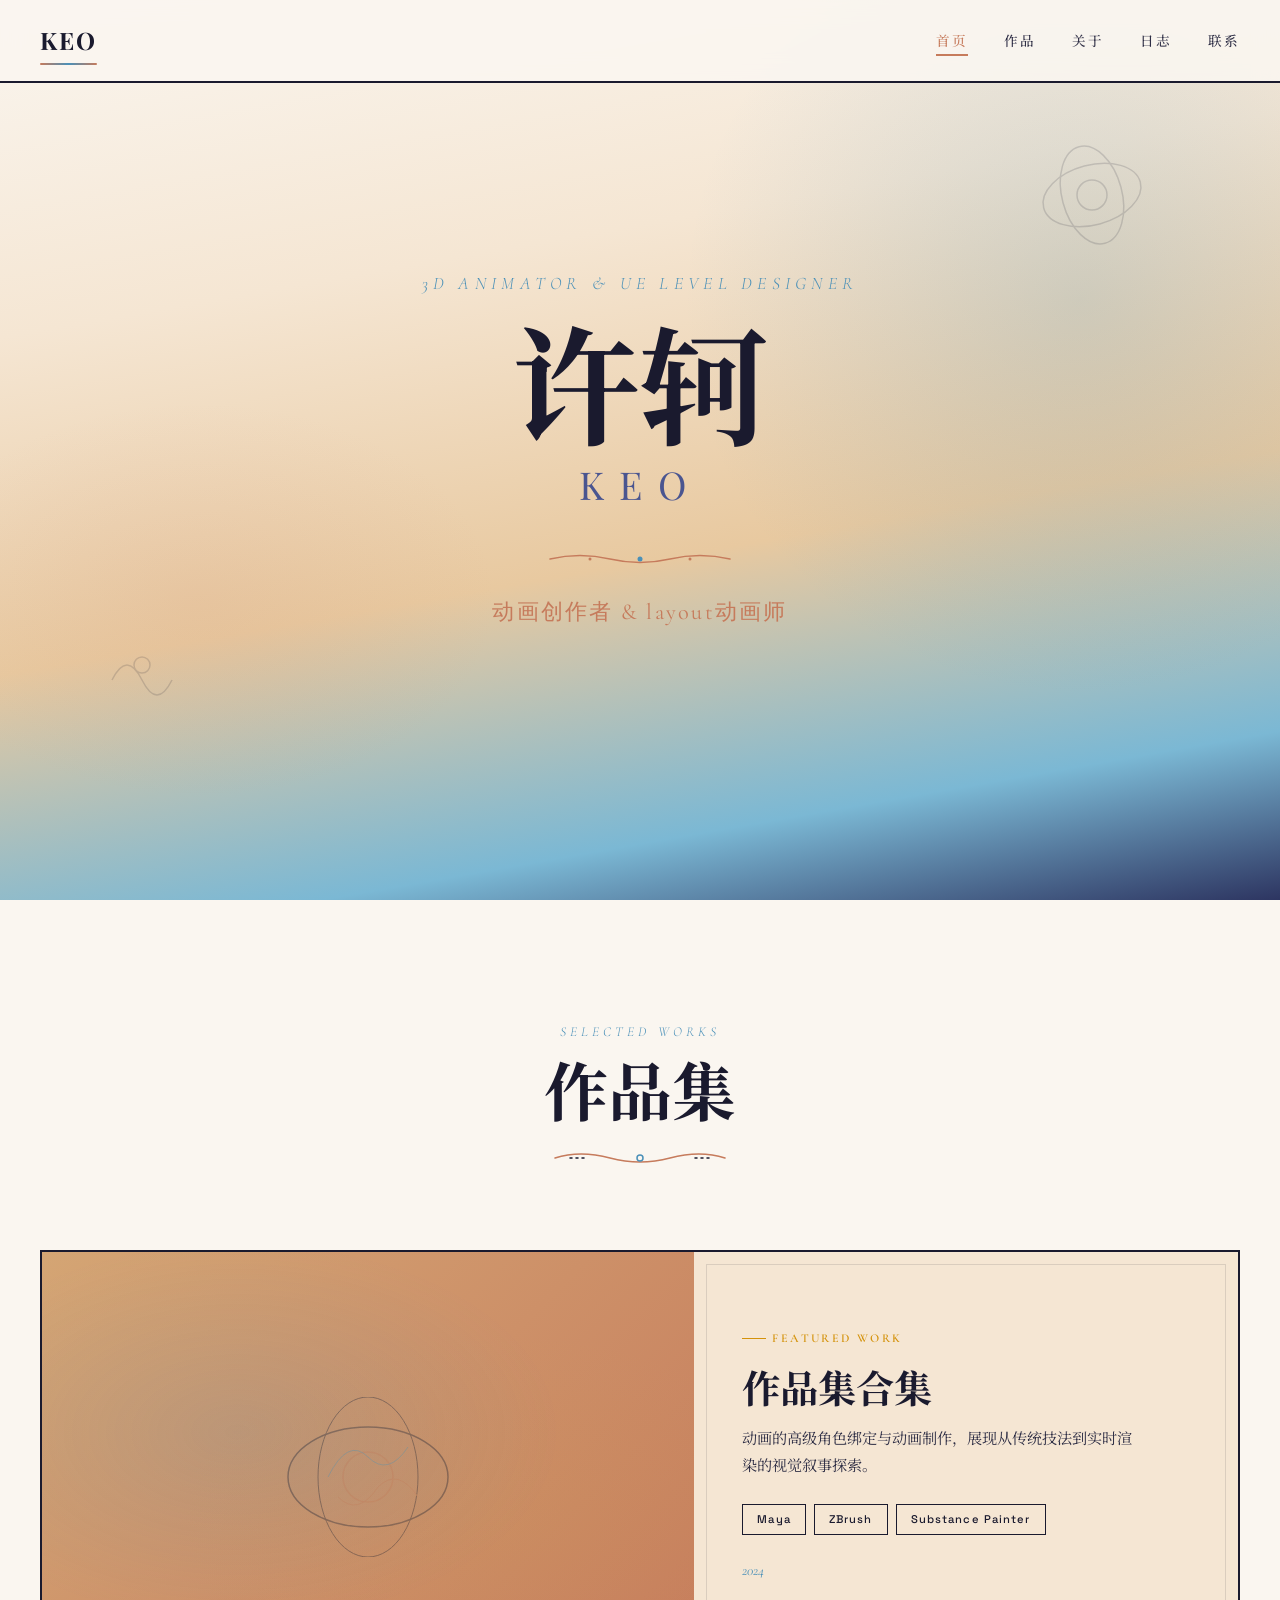
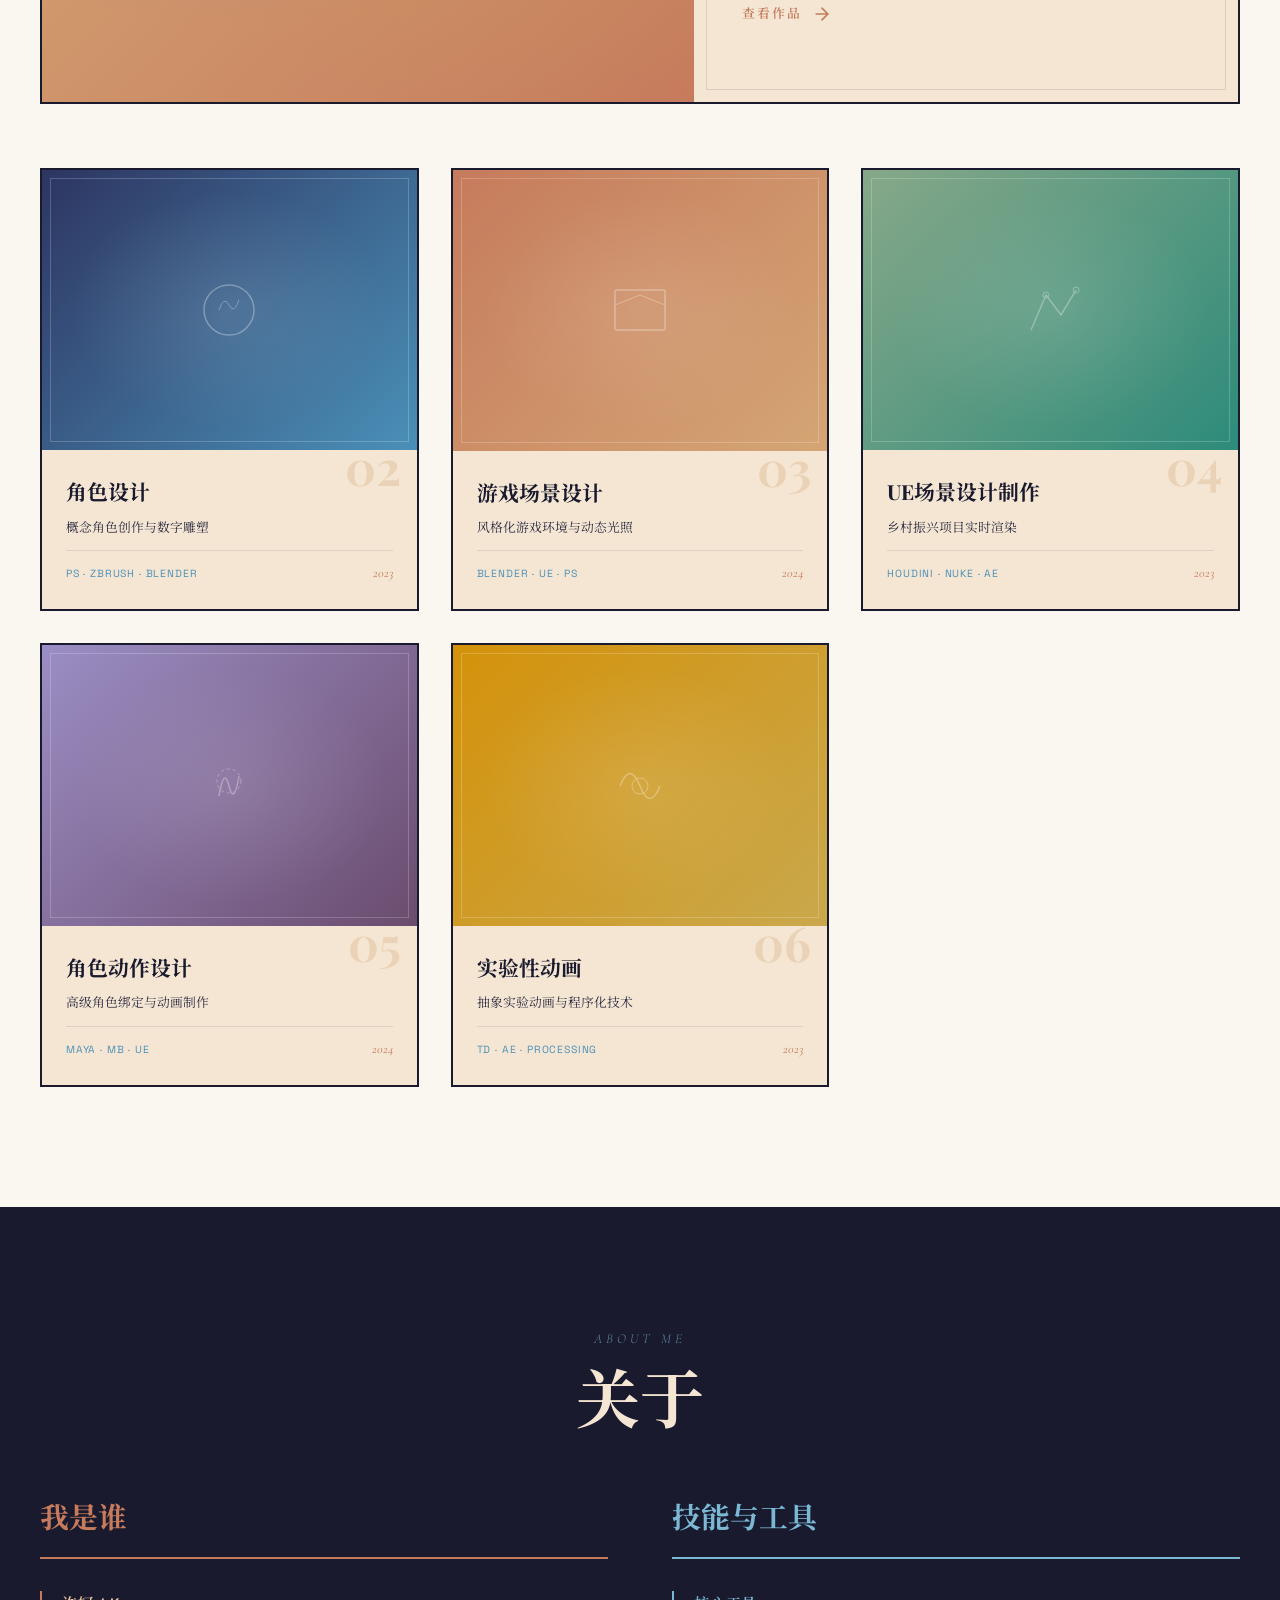
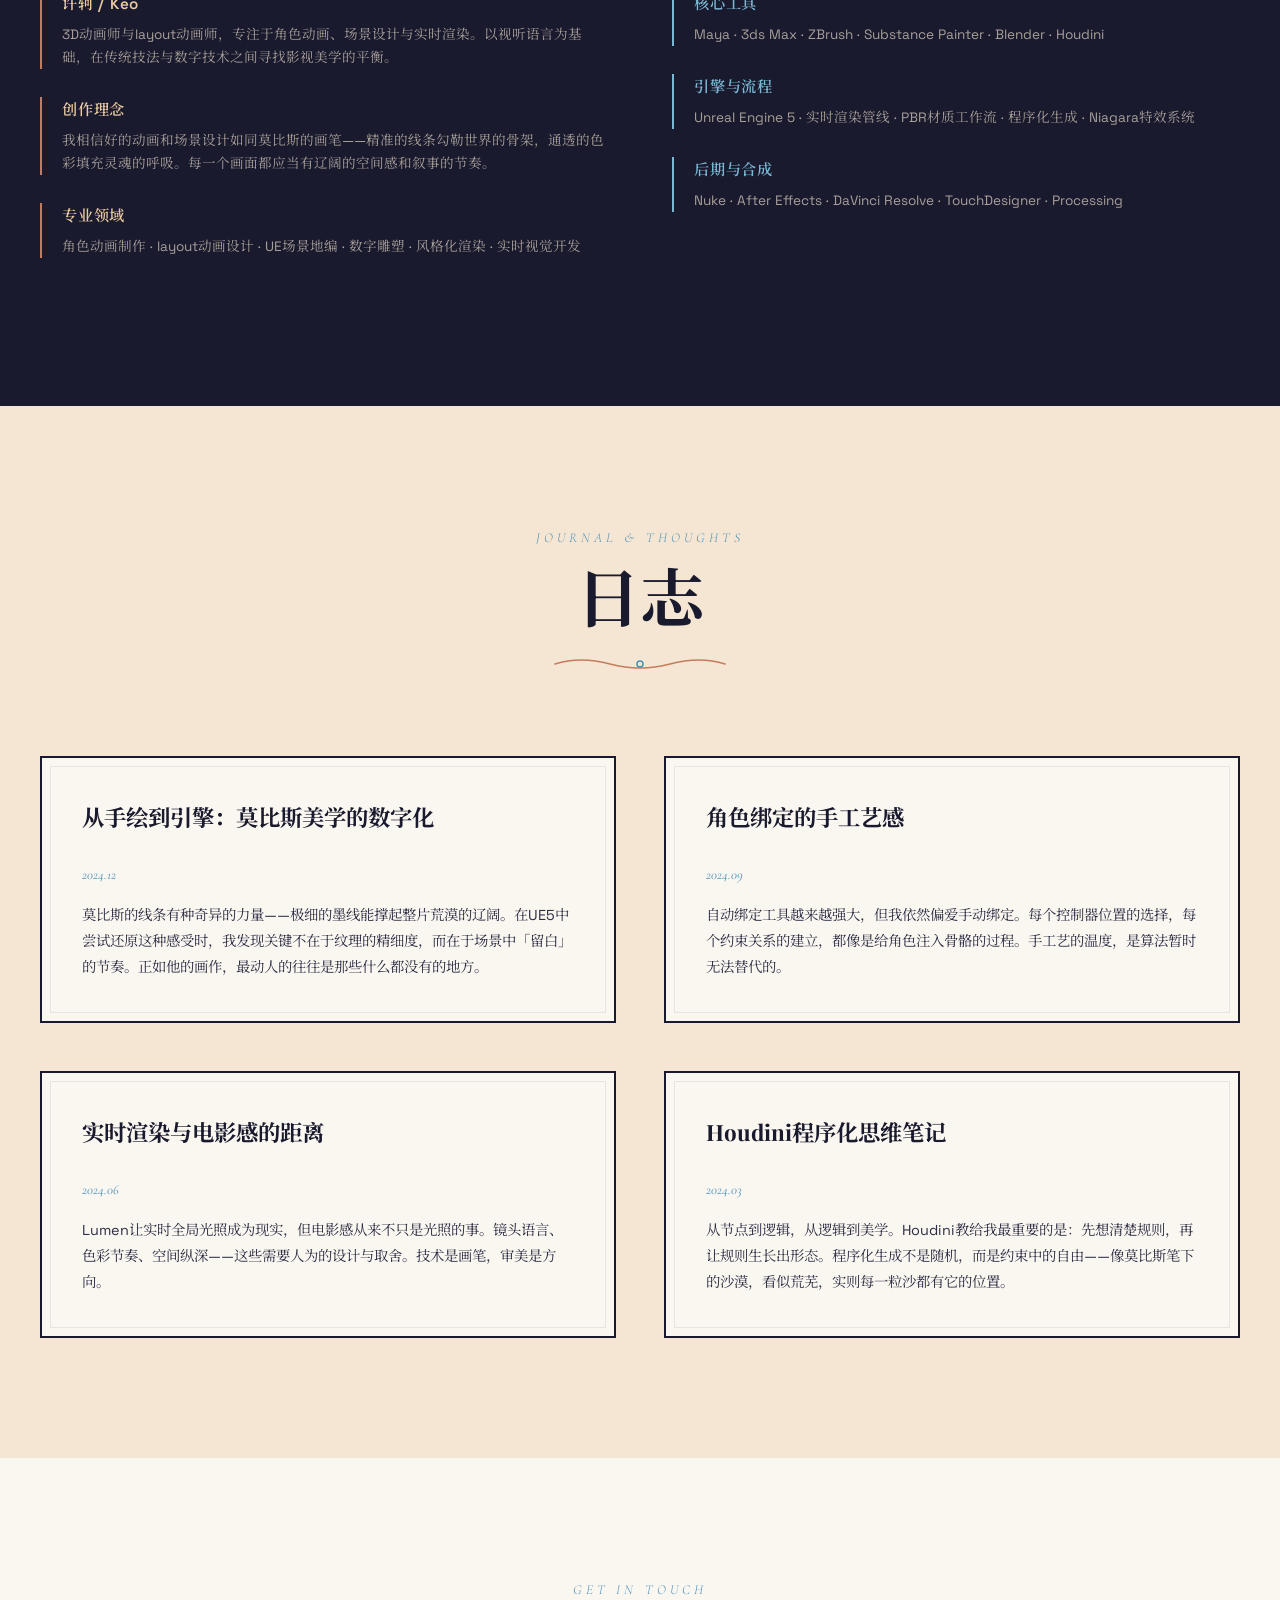
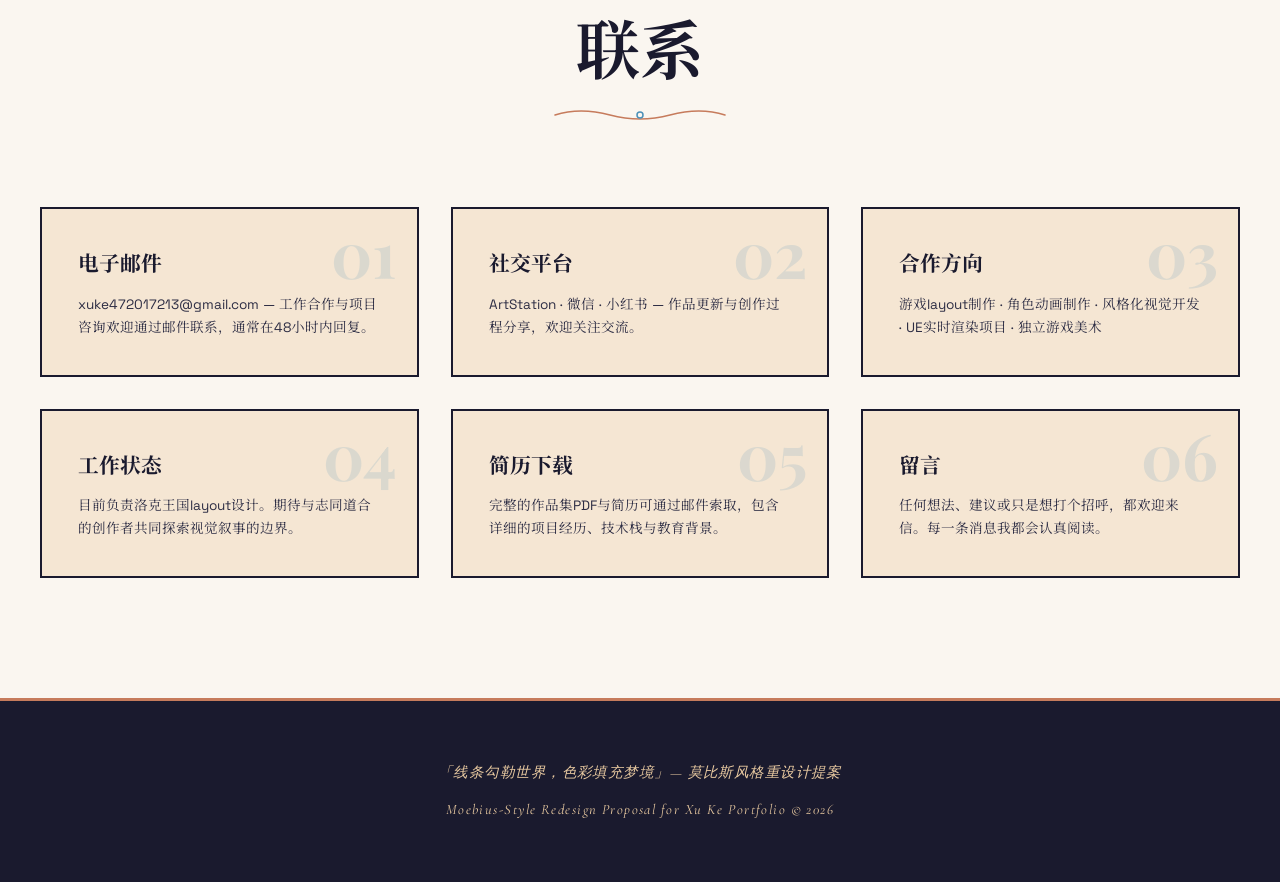
<file: moebius-redesign.html>
<!DOCTYPE html>
<html lang="zh-CN">
<head>
  <meta charset="UTF-8">
  <meta name="viewport" content="width=device-width, initial-scale=1.0">
  <title>莫比斯风格重设计提案 - 许轲作品集</title>
  <link href="https://fonts.googleapis.com/css2?family=Cormorant+Garamond:ital,wght@0,300;0,400;0,600;0,700;1,300;1,400&family=Space+Grotesk:wght@300;400;500;600;700&family=Noto+Serif+SC:wght@400;600;700&family=Playfair+Display:ital,wght@0,400;0,700;1,400&display=swap" rel="stylesheet">
  <style>
    /* ============================================
       莫比斯风格重设计 - CSS 设计系统
       ============================================ */

    :root {
      /* ── 莫比斯色彩体系 ── */
      --m-desert: #D4A574;
      --m-desert-light: #E8C9A0;
      --m-sand: #F5E6D3;
      --m-ivory: #FAF6F0;
      --m-terracotta: #C67B5C;
      --m-amber: #D4920A;
      --m-sienna: #A0522D;
      --m-indigo: #2D3561;
      --m-indigo-light: #4A5590;
      --m-azure: #4A90B8;
      --m-azure-light: #7BB8D4;
      --m-teal: #2D8B7A;
      --m-sage: #87A889;
      --m-lavender: #9B8EC4;
      --m-plum: #6B4C6E;
      --m-ink: #1A1A2E;
      --m-ink-light: #2D2D44;
      --m-line: #3A3A3A;
      --m-wash-warm: rgba(212, 149, 116, 0.15);
      --m-wash-cool: rgba(74, 144, 184, 0.12);
      --m-gold: #C9A84C;
      --m-gold-light: #E5D5A0;

      /* ── 字体系统 ── */
      --font-display: 'Playfair Display', 'Noto Serif SC', serif;
      --font-body: 'Space Grotesk', 'Noto Serif SC', sans-serif;
      --font-accent: 'Cormorant Garamond', serif;

      /* ── 间距 ── */
      --space-xs: 4px;
      --space-sm: 8px;
      --space-md: 16px;
      --space-lg: 32px;
      --space-xl: 64px;
      --space-2xl: 96px;

      /* ── 线条 ── */
      --line-thin: 1px;
      --line-medium: 2px;
      --line-thick: 3px;
    }

    * {
      margin: 0;
      padding: 0;
      box-sizing: border-box;
    }

    body {
      background: var(--m-ivory);
      color: var(--m-ink);
      font-family: var(--font-body);
      line-height: 1.7;
      overflow-x: hidden;
    }

    /* ── 全局装饰背景 ── */
    body::before {
      content: '';
      position: fixed;
      inset: 0;
      background:
        /* 莫比斯式细微纹理 */
        repeating-linear-gradient(
          0deg,
          transparent,
          transparent 28px,
          rgba(74, 144, 184, 0.03) 28px,
          rgba(74, 144, 184, 0.03) 29px
        ),
        repeating-linear-gradient(
          90deg,
          transparent,
          transparent 28px,
          rgba(212, 149, 116, 0.03) 28px,
          rgba(212, 149, 116, 0.03) 29px
        );
      pointer-events: none;
      z-index: 0;
    }

    /* ============================================
       导航栏 - 莫比斯手绘线条风格
       ============================================ */
    .nav {
      position: fixed;
      top: 0;
      left: 0;
      right: 0;
      z-index: 100;
      padding: 20px 40px;
      display: flex;
      justify-content: space-between;
      align-items: center;
      background: rgba(250, 246, 240, 0.9);
      backdrop-filter: blur(12px);
      border-bottom: var(--line-medium) solid var(--m-ink);
    }

    .nav-logo {
      font-family: var(--font-display);
      font-size: 1.5rem;
      font-weight: 700;
      color: var(--m-ink);
      letter-spacing: 0.08em;
      position: relative;
    }

    .nav-logo::after {
      content: '';
      position: absolute;
      bottom: -4px;
      left: 0;
      right: 0;
      height: 2px;
      background: linear-gradient(90deg, var(--m-terracotta), var(--m-azure), var(--m-terracotta));
      border-radius: 1px;
    }

    .nav-links {
      display: flex;
      gap: 36px;
      list-style: none;
    }

    .nav-links a {
      font-family: var(--font-body);
      font-size: 0.85rem;
      font-weight: 500;
      letter-spacing: 0.15em;
      text-transform: uppercase;
      color: var(--m-ink-light);
      text-decoration: none;
      position: relative;
      transition: color 0.3s ease;
    }

    .nav-links a:hover {
      color: var(--m-terracotta);
    }

    .nav-links a::after {
      content: '';
      position: absolute;
      bottom: -6px;
      left: 0;
      width: 0;
      height: 2px;
      background: var(--m-terracotta);
      transition: width 0.4s cubic-bezier(0.25, 0.8, 0.25, 1);
    }

    .nav-links a:hover::after {
      width: 100%;
    }

    .nav-links a.active {
      color: var(--m-terracotta);
    }

    .nav-links a.active::after {
      width: 100%;
    }

    /* ============================================
       Hero 区域 - 莫比斯式空灵辽阔
       ============================================ */
    .hero {
      position: relative;
      min-height: 100vh;
      display: flex;
      align-items: center;
      justify-content: center;
      overflow: hidden;
      background: linear-gradient(
        170deg,
        var(--m-ivory) 0%,
        var(--m-sand) 30%,
        var(--m-desert-light) 60%,
        var(--m-azure-light) 85%,
        var(--m-indigo) 100%
      );
    }

    /* 莫比斯式水彩晕染层 */
    .hero-wash {
      position: absolute;
      inset: 0;
      overflow: hidden;
    }

    .hero-wash::before {
      content: '';
      position: absolute;
      width: 800px;
      height: 800px;
      top: -100px;
      right: -200px;
      background: radial-gradient(ellipse, rgba(74, 144, 184, 0.2) 0%, transparent 70%);
      border-radius: 50%;
      animation: washFloat 12s ease-in-out infinite;
    }

    .hero-wash::after {
      content: '';
      position: absolute;
      width: 600px;
      height: 400px;
      bottom: 100px;
      left: -100px;
      background: radial-gradient(ellipse, rgba(212, 149, 116, 0.15) 0%, transparent 70%);
      border-radius: 50%;
      animation: washFloat 15s ease-in-out infinite reverse;
    }

    @keyframes washFloat {
      0%, 100% { transform: translate(0, 0) scale(1); }
      33% { transform: translate(20px, -15px) scale(1.02); }
      66% { transform: translate(-10px, 10px) scale(0.98); }
    }

    .hero-content {
      position: relative;
      z-index: 2;
      text-align: center;
      padding: 0 40px;
    }

    .hero-subtitle-top {
      font-family: var(--font-accent);
      font-size: 1.1rem;
      font-weight: 300;
      font-style: italic;
      letter-spacing: 0.3em;
      color: var(--m-azure);
      text-transform: uppercase;
      margin-bottom: 24px;
      opacity: 0;
      animation: fadeSlideUp 0.8s ease 0.3s forwards;
    }

    .hero-name {
      font-family: var(--font-display);
      font-size: clamp(4rem, 10vw, 9rem);
      font-weight: 700;
      line-height: 0.95;
      color: var(--m-ink);
      margin-bottom: 8px;
      opacity: 0;
      animation: fadeSlideUp 0.8s ease 0.5s forwards;
    }

    .hero-name-en {
      font-family: var(--font-display);
      font-size: clamp(1.5rem, 3vw, 2.5rem);
      font-weight: 400;
      letter-spacing: 0.4em;
      color: var(--m-indigo-light);
      margin-bottom: 32px;
      opacity: 0;
      animation: fadeSlideUp 0.8s ease 0.7s forwards;
    }

    /* 莫比斯式装饰分割线 - 有机波浪 */
    .hero-divider {
      width: 200px;
      height: 20px;
      margin: 0 auto 24px;
      opacity: 0;
      animation: fadeSlideUp 0.8s ease 0.9s forwards;
    }

    .hero-divider svg {
      width: 100%;
      height: 100%;
    }

    .hero-role {
      font-family: var(--font-accent);
      font-size: clamp(1.1rem, 2vw, 1.4rem);
      font-weight: 400;
      color: var(--m-terracotta);
      letter-spacing: 0.1em;
      opacity: 0;
      animation: fadeSlideUp 0.8s ease 1.1s forwards;
    }

    /* 莫比斯式浮动装饰元素 */
    .hero-float {
      position: absolute;
      pointer-events: none;
      opacity: 0.15;
    }

    .hero-float-1 {
      top: 15%;
      right: 10%;
      width: 120px;
      height: 120px;
      animation: floatRotate 20s linear infinite;
    }

    .hero-float-2 {
      bottom: 20%;
      left: 8%;
      width: 80px;
      height: 80px;
      animation: floatRotate 25s linear infinite reverse;
    }

    @keyframes floatRotate {
      0% { transform: rotate(0deg) translateY(0); }
      25% { transform: rotate(90deg) translateY(-10px); }
      50% { transform: rotate(180deg) translateY(0); }
      75% { transform: rotate(270deg) translateY(10px); }
      100% { transform: rotate(360deg) translateY(0); }
    }

    @keyframes fadeSlideUp {
      from { opacity: 0; transform: translateY(20px); }
      to { opacity: 1; transform: translateY(0); }
    }

    /* ============================================
       Section 通用样式
       ============================================ */
    .section {
      position: relative;
      padding: 120px 40px;
      max-width: 1400px;
      margin: 0 auto;
    }

    .section-header {
      text-align: center;
      margin-bottom: 80px;
    }

    .section-label {
      font-family: var(--font-accent);
      font-size: 0.85rem;
      font-weight: 300;
      font-style: italic;
      letter-spacing: 0.3em;
      text-transform: uppercase;
      color: var(--m-azure);
      margin-bottom: 12px;
    }

    .section-title {
      font-family: var(--font-display);
      font-size: clamp(2.5rem, 5vw, 4rem);
      font-weight: 700;
      color: var(--m-ink);
      line-height: 1.1;
      margin-bottom: 20px;
    }

    /* 莫比斯式有机装饰线 */
    .section-ornament {
      width: 180px;
      height: 24px;
      margin: 0 auto;
    }

    /* ============================================
       作品集 - 莫比斯式叙事排版
       ============================================ */
    .works-section {
      background: var(--m-ivory);
    }

    /* 精选项目 - 全宽叙事式展示 */
    .featured-work {
      position: relative;
      margin-bottom: 64px;
      border: var(--line-medium) solid var(--m-ink);
      overflow: hidden;
      cursor: pointer;
      transition: transform 0.5s cubic-bezier(0.25, 0.8, 0.25, 1),
                  box-shadow 0.5s ease;
    }

    .featured-work:hover {
      transform: translateY(-4px);
      box-shadow:
        8px 8px 0 var(--m-desert),
        -2px -2px 0 var(--m-azure);
    }

    .featured-work-inner {
      display: grid;
      grid-template-columns: 1.2fr 1fr;
      min-height: 450px;
    }

    .featured-work-visual {
      position: relative;
      background: linear-gradient(135deg, var(--m-desert) 0%, var(--m-terracotta) 100%);
      overflow: hidden;
    }

    .featured-work-visual::after {
      content: '';
      position: absolute;
      inset: 0;
      /* 莫比斯式水彩纹理叠加 */
      background:
        radial-gradient(ellipse at 30% 40%, rgba(74, 144, 184, 0.15) 0%, transparent 50%),
        radial-gradient(ellipse at 70% 60%, rgba(201, 168, 76, 0.12) 0%, transparent 50%);
    }

    .featured-work-visual img {
      width: 100%;
      height: 100%;
      object-fit: cover;
      transition: transform 0.8s cubic-bezier(0.25, 0.8, 0.25, 1);
      mix-blend-mode: multiply;
      opacity: 0.7;
    }

    .featured-work:hover .featured-work-visual img {
      transform: scale(1.05);
      opacity: 0.85;
    }

    .featured-work-info {
      padding: 48px;
      display: flex;
      flex-direction: column;
      justify-content: center;
      background: var(--m-sand);
      position: relative;
    }

    /* 莫比斯式手绘装饰边角 */
    .featured-work-info::before {
      content: '';
      position: absolute;
      top: 12px;
      left: 12px;
      right: 12px;
      bottom: 12px;
      border: var(--line-thin) solid var(--m-ink);
      opacity: 0.12;
      pointer-events: none;
    }

    .featured-badge {
      display: inline-flex;
      align-items: center;
      gap: 6px;
      font-family: var(--font-accent);
      font-size: 0.75rem;
      font-weight: 600;
      letter-spacing: 0.2em;
      text-transform: uppercase;
      color: var(--m-amber);
      margin-bottom: 16px;
    }

    .featured-badge::before {
      content: '';
      width: 24px;
      height: 1px;
      background: var(--m-amber);
    }

    .featured-title {
      font-family: var(--font-display);
      font-size: clamp(1.8rem, 3vw, 2.8rem);
      font-weight: 700;
      color: var(--m-ink);
      line-height: 1.15;
      margin-bottom: 16px;
    }

    .featured-desc {
      font-family: var(--font-body);
      font-size: 0.95rem;
      color: var(--m-ink-light);
      line-height: 1.8;
      margin-bottom: 24px;
      max-width: 400px;
    }

    .featured-tools {
      display: flex;
      flex-wrap: wrap;
      gap: 8px;
      margin-bottom: 24px;
    }

    .tool-tag {
      font-family: var(--font-body);
      font-size: 0.7rem;
      font-weight: 500;
      letter-spacing: 0.1em;
      padding: 5px 14px;
      border: var(--line-thin) solid var(--m-ink);
      color: var(--m-ink);
      background: transparent;
      transition: all 0.3s ease;
    }

    .tool-tag:hover {
      background: var(--m-ink);
      color: var(--m-sand);
    }

    .featured-year {
      font-family: var(--font-accent);
      font-size: 0.9rem;
      font-style: italic;
      color: var(--m-azure);
    }

    .featured-link {
      display: inline-flex;
      align-items: center;
      gap: 10px;
      font-family: var(--font-body);
      font-size: 0.8rem;
      font-weight: 600;
      letter-spacing: 0.15em;
      text-transform: uppercase;
      color: var(--m-terracotta);
      text-decoration: none;
      margin-top: 20px;
      transition: gap 0.3s ease;
    }

    .featured-link:hover {
      gap: 16px;
    }

    .featured-link svg {
      width: 20px;
      height: 20px;
      transition: transform 0.3s ease;
    }

    .featured-link:hover svg {
      transform: translateX(4px);
    }

    /* ── 常规项目网格 ── */
    .works-grid {
      display: grid;
      grid-template-columns: repeat(3, 1fr);
      gap: 32px;
    }

    .work-card {
      position: relative;
      border: var(--line-medium) solid var(--m-ink);
      overflow: hidden;
      cursor: pointer;
      transition: transform 0.4s cubic-bezier(0.25, 0.8, 0.25, 1),
                  box-shadow 0.4s ease;
      background: var(--m-sand);
    }

    .work-card:hover {
      transform: translateY(-6px);
      box-shadow: 6px 6px 0 var(--m-azure);
    }

    .work-card-visual {
      position: relative;
      aspect-ratio: 4/3;
      overflow: hidden;
      background: linear-gradient(135deg, var(--m-indigo) 0%, var(--m-azure) 100%);
    }

    .work-card-visual::after {
      content: '';
      position: absolute;
      inset: 0;
      background:
        radial-gradient(ellipse at 50% 50%, rgba(255,255,255,0.1) 0%, transparent 60%);
    }

    .work-card-visual img {
      width: 100%;
      height: 100%;
      object-fit: cover;
      transition: transform 0.6s cubic-bezier(0.25, 0.8, 0.25, 1),
                  opacity 0.4s ease;
      opacity: 0.6;
      mix-blend-mode: luminosity;
    }

    .work-card:hover .work-card-visual img {
      transform: scale(1.08);
      opacity: 0.8;
      mix-blend-mode: normal;
    }

    /* 莫比斯式墨线边框装饰 */
    .work-card-visual::before {
      content: '';
      position: absolute;
      inset: 8px;
      border: var(--line-thin) solid rgba(255, 255, 255, 0.2);
      z-index: 2;
      pointer-events: none;
      transition: border-color 0.3s ease;
    }

    .work-card:hover .work-card-visual::before {
      border-color: rgba(255, 255, 255, 0.4);
    }

    .work-card-info {
      padding: 24px;
      position: relative;
    }

    .work-card-number {
      font-family: var(--font-display);
      font-size: 3rem;
      font-weight: 700;
      color: var(--m-desert);
      opacity: 0.3;
      position: absolute;
      top: -8px;
      right: 16px;
      line-height: 1;
    }

    .work-card-title {
      font-family: var(--font-display);
      font-size: 1.3rem;
      font-weight: 700;
      color: var(--m-ink);
      margin-bottom: 8px;
    }

    .work-card-desc {
      font-family: var(--font-body);
      font-size: 0.8rem;
      color: var(--m-ink-light);
      line-height: 1.6;
      margin-bottom: 12px;
    }

    .work-card-meta {
      display: flex;
      justify-content: space-between;
      align-items: center;
      padding-top: 12px;
      border-top: var(--line-thin) solid rgba(26, 26, 46, 0.1);
    }

    .work-card-tools-mini {
      font-family: var(--font-body);
      font-size: 0.65rem;
      letter-spacing: 0.08em;
      color: var(--m-azure);
    }

    .work-card-year-mini {
      font-family: var(--font-accent);
      font-size: 0.8rem;
      font-style: italic;
      color: var(--m-terracotta);
    }

    /* ============================================
       对比分析区域
       ============================================ */
    .comparison-section {
      background: var(--m-ink);
      color: var(--m-sand);
      padding: 120px 40px;
    }

    .comparison-grid {
      max-width: 1200px;
      margin: 0 auto;
      display: grid;
      grid-template-columns: 1fr 1fr;
      gap: 64px;
    }

    .comparison-col h3 {
      font-family: var(--font-display);
      font-size: 1.8rem;
      margin-bottom: 32px;
      padding-bottom: 16px;
      border-bottom: var(--line-medium) solid;
    }

    .comparison-col.before h3 {
      color: var(--m-terracotta);
      border-color: var(--m-terracotta);
    }

    .comparison-col.after h3 {
      color: var(--m-azure-light);
      border-color: var(--m-azure-light);
    }

    .comparison-item {
      margin-bottom: 28px;
      padding-left: 20px;
      border-left: 2px solid;
    }

    .comparison-col.before .comparison-item {
      border-color: var(--m-terracotta);
    }

    .comparison-col.after .comparison-item {
      border-color: var(--m-azure-light);
    }

    .comparison-item h4 {
      font-family: var(--font-body);
      font-size: 0.95rem;
      font-weight: 600;
      margin-bottom: 6px;
      letter-spacing: 0.05em;
    }

    .comparison-col.before .comparison-item h4 {
      color: var(--m-desert-light);
    }

    .comparison-col.after .comparison-item h4 {
      color: var(--m-azure-light);
    }

    .comparison-item p {
      font-family: var(--font-body);
      font-size: 0.85rem;
      line-height: 1.7;
      color: rgba(245, 230, 211, 0.65);
    }

    /* ============================================
       设计系统展示
       ============================================ */
    .system-section {
      background: var(--m-sand);
      padding: 120px 40px;
    }

    .system-grid {
      max-width: 1200px;
      margin: 0 auto;
      display: grid;
      grid-template-columns: repeat(2, 1fr);
      gap: 48px;
    }

    .system-card {
      background: var(--m-ivory);
      border: var(--line-medium) solid var(--m-ink);
      padding: 40px;
      position: relative;
    }

    .system-card::before {
      content: '';
      position: absolute;
      top: 8px;
      left: 8px;
      right: 8px;
      bottom: 8px;
      border: var(--line-thin) solid rgba(26, 26, 46, 0.08);
      pointer-events: none;
    }

    .system-card h3 {
      font-family: var(--font-display);
      font-size: 1.4rem;
      font-weight: 700;
      color: var(--m-ink);
      margin-bottom: 24px;
    }

    /* 色板展示 */
    .color-palette {
      display: grid;
      grid-template-columns: repeat(5, 1fr);
      gap: 8px;
    }

    .color-swatch {
      aspect-ratio: 1;
      border: var(--line-thin) solid var(--m-ink);
      display: flex;
      align-items: flex-end;
      padding: 4px;
    }

    .color-swatch span {
      font-family: var(--font-body);
      font-size: 0.55rem;
      font-weight: 500;
      color: var(--m-ink);
      opacity: 0.7;
    }

    /* 字体展示 */
    .type-sample {
      margin-bottom: 24px;
    }

    .type-sample-display {
      font-family: var(--font-display);
      font-size: 3rem;
      font-weight: 700;
      color: var(--m-ink);
      line-height: 1.1;
      margin-bottom: 8px;
    }

    .type-sample-body {
      font-family: var(--font-body);
      font-size: 1rem;
      color: var(--m-ink-light);
      line-height: 1.7;
    }

    .type-sample-accent {
      font-family: var(--font-accent);
      font-size: 1.2rem;
      font-weight: 300;
      font-style: italic;
      color: var(--m-azure);
      letter-spacing: 0.1em;
    }

    /* 线条装饰展示 */
    .line-samples {
      display: flex;
      flex-direction: column;
      gap: 16px;
    }

    .line-sample {
      display: flex;
      align-items: center;
      gap: 16px;
    }

    .line-sample-label {
      font-family: var(--font-body);
      font-size: 0.75rem;
      font-weight: 500;
      letter-spacing: 0.1em;
      text-transform: uppercase;
      color: var(--m-ink-light);
      width: 80px;
    }

    .line-sample-line {
      flex: 1;
      height: 3px;
    }

    .line-straight {
      background: var(--m-ink);
    }

    .line-organic {
      background: none;
    }

    .line-dashed {
      background: repeating-linear-gradient(
        90deg,
        var(--m-ink) 0px,
        var(--m-ink) 8px,
        transparent 8px,
        transparent 14px
      );
    }

    .line-gradient {
      background: linear-gradient(90deg, var(--m-terracotta), var(--m-azure), var(--m-terracotta));
    }

    /* 交互效果展示 */
    .interaction-samples {
      display: flex;
      gap: 24px;
      flex-wrap: wrap;
    }

    .interaction-btn {
      font-family: var(--font-body);
      font-size: 0.8rem;
      font-weight: 600;
      letter-spacing: 0.15em;
      text-transform: uppercase;
      padding: 12px 28px;
      border: var(--line-medium) solid var(--m-ink);
      background: transparent;
      color: var(--m-ink);
      cursor: pointer;
      transition: all 0.3s cubic-bezier(0.25, 0.8, 0.25, 1);
      position: relative;
    }

    .interaction-btn:hover {
      background: var(--m-ink);
      color: var(--m-sand);
      transform: translateY(-2px);
      box-shadow: 4px 4px 0 var(--m-terracotta);
    }

    .interaction-btn.filled {
      background: var(--m-ink);
      color: var(--m-sand);
    }

    .interaction-btn.filled:hover {
      background: var(--m-terracotta);
      box-shadow: 4px 4px 0 var(--m-azure);
    }

    .interaction-btn.outline-accent {
      border-color: var(--m-azure);
      color: var(--m-azure);
    }

    .interaction-btn.outline-accent:hover {
      background: var(--m-azure);
      color: var(--m-ivory);
      box-shadow: 4px 4px 0 var(--m-ink);
    }

    /* ============================================
       改善建议总结
       ============================================ */
    .summary-section {
      background: var(--m-ivory);
      padding: 120px 40px;
    }

    .summary-grid {
      max-width: 1200px;
      margin: 0 auto;
      display: grid;
      grid-template-columns: repeat(3, 1fr);
      gap: 32px;
    }

    .summary-card {
      padding: 36px;
      border: var(--line-medium) solid var(--m-ink);
      background: var(--m-sand);
      position: relative;
      transition: transform 0.3s ease, box-shadow 0.3s ease;
    }

    .summary-card:hover {
      transform: translateY(-4px);
      box-shadow: 6px 6px 0 var(--m-ink);
    }

    .summary-card-number {
      font-family: var(--font-display);
      font-size: 4rem;
      font-weight: 700;
      color: var(--m-azure);
      opacity: 0.15;
      position: absolute;
      top: 12px;
      right: 20px;
      line-height: 1;
    }

    .summary-card h3 {
      font-family: var(--font-display);
      font-size: 1.3rem;
      font-weight: 700;
      color: var(--m-ink);
      margin-bottom: 12px;
    }

    .summary-card p {
      font-family: var(--font-body);
      font-size: 0.85rem;
      color: var(--m-ink-light);
      line-height: 1.7;
    }

    /* ============================================
       Footer
       ============================================ */
    .footer {
      background: var(--m-ink);
      padding: 60px 40px;
      text-align: center;
      border-top: var(--line-thick) solid var(--m-terracotta);
    }

    .footer p {
      font-family: var(--font-accent);
      font-size: 0.9rem;
      font-style: italic;
      color: var(--m-desert-light);
      letter-spacing: 0.1em;
    }

    .footer-sub {
      font-family: var(--font-body);
      font-size: 0.7rem;
      color: rgba(245, 230, 211, 0.4);
      margin-top: 12px;
      letter-spacing: 0.05em;
    }

    /* ============================================
       响应式
       ============================================ */
    @media (max-width: 1024px) {
      .works-grid {
        grid-template-columns: repeat(2, 1fr);
      }
      .featured-work-inner {
        grid-template-columns: 1fr;
      }
      .featured-work-visual {
        min-height: 280px;
      }
    }

    @media (max-width: 768px) {
      .nav {
        padding: 16px 20px;
      }
      .nav-links {
        gap: 20px;
      }
      .section {
        padding: 80px 20px;
      }
      .works-grid {
        grid-template-columns: 1fr;
        gap: 24px;
      }
      .comparison-grid {
        grid-template-columns: 1fr;
        gap: 40px;
      }
      .system-grid {
        grid-template-columns: 1fr;
      }
      .summary-grid {
        grid-template-columns: 1fr;
      }
      .featured-work-info {
        padding: 32px;
      }
    }

    /* 莫比斯式滚动触发动画 */
    .reveal {
      opacity: 0;
      transform: translateY(30px);
      transition: opacity 0.8s ease, transform 0.8s cubic-bezier(0.25, 0.8, 0.25, 1);
    }

    .reveal.visible {
      opacity: 1;
      transform: translateY(0);
    }

    /* ============================================
       层级页面 - 作品详情全屏覆盖
       ============================================ */
    .detail-overlay {
      position: fixed;
      inset: 0;
      z-index: 200;
      background: var(--m-ivory);
      overflow-y: auto;
      overflow-x: hidden;
      opacity: 0;
      pointer-events: none;
      transition: opacity 0.6s cubic-bezier(0.25, 0.8, 0.25, 1);
    }

    .detail-overlay.active {
      opacity: 1;
      pointer-events: all;
    }

    /* 层级页面顶部导航 */
    .detail-nav {
      position: sticky;
      top: 0;
      z-index: 210;
      display: flex;
      align-items: center;
      justify-content: space-between;
      padding: 16px 40px;
      background: rgba(250, 246, 240, 0.92);
      backdrop-filter: blur(12px);
      border-bottom: var(--line-medium) solid var(--m-ink);
    }

    .detail-back {
      display: inline-flex;
      align-items: center;
      gap: 10px;
      font-family: var(--font-body);
      font-size: 0.85rem;
      font-weight: 600;
      letter-spacing: 0.15em;
      text-transform: uppercase;
      color: var(--m-ink);
      text-decoration: none;
      cursor: pointer;
      transition: color 0.3s ease, gap 0.3s ease;
      background: none;
      border: none;
      padding: 0;
    }

    .detail-back:hover {
      color: var(--m-terracotta);
      gap: 14px;
    }

    .detail-back svg {
      width: 20px;
      height: 20px;
      transition: transform 0.3s ease;
    }

    .detail-back:hover svg {
      transform: translateX(-4px);
    }

    .detail-nav-title {
      font-family: var(--font-display);
      font-size: 1.1rem;
      font-weight: 700;
      color: var(--m-ink);
      letter-spacing: 0.05em;
    }

    .detail-nav-spacer {
      width: 100px;
    }

    /* 层级页面内容 */
    .detail-content {
      max-width: 1200px;
      margin: 0 auto;
      padding: 60px 40px 120px;
    }

    /* Hero 视频/封面区域 */
    .detail-hero-video {
      position: relative;
      width: 100%;
      aspect-ratio: 16/9;
      background: var(--m-ink);
      border: var(--line-medium) solid var(--m-ink);
      overflow: hidden;
      margin-bottom: 48px;
    }

    .detail-hero-video video {
      width: 100%;
      height: 100%;
      object-fit: cover;
    }

    .detail-hero-video .video-placeholder {
      position: absolute;
      inset: 0;
      display: flex;
      flex-direction: column;
      align-items: center;
      justify-content: center;
      background: linear-gradient(135deg, var(--m-indigo) 0%, var(--m-azure) 50%, var(--m-terracotta) 100%);
      cursor: pointer;
      transition: opacity 0.4s ease;
    }

    .detail-hero-video .video-placeholder.hidden {
      opacity: 0;
      pointer-events: none;
    }

    .video-play-btn {
      width: 80px;
      height: 80px;
      border: var(--line-medium) solid rgba(255, 255, 255, 0.8);
      border-radius: 50%;
      display: flex;
      align-items: center;
      justify-content: center;
      cursor: pointer;
      transition: transform 0.3s ease, background 0.3s ease;
      background: rgba(250, 246, 240, 0.15);
      backdrop-filter: blur(4px);
    }

    .video-play-btn:hover {
      transform: scale(1.1);
      background: rgba(250, 246, 240, 0.3);
    }

    .video-play-btn svg {
      width: 32px;
      height: 32px;
      fill: rgba(255, 255, 255, 0.9);
      margin-left: 4px;
    }

    .video-play-label {
      font-family: var(--font-accent);
      font-size: 0.9rem;
      font-style: italic;
      letter-spacing: 0.2em;
      color: rgba(255, 255, 255, 0.7);
      margin-top: 16px;
    }

    /* 莫比斯式浮动装饰 */
    .detail-hero-video .video-placeholder::before {
      content: '';
      position: absolute;
      width: 300px;
      height: 300px;
      top: -80px;
      right: -60px;
      background: radial-gradient(ellipse, rgba(212, 149, 116, 0.2) 0%, transparent 70%);
      border-radius: 50%;
      animation: washFloat 10s ease-in-out infinite;
    }

    .detail-hero-video .video-placeholder::after {
      content: '';
      position: absolute;
      width: 200px;
      height: 200px;
      bottom: -40px;
      left: -40px;
      background: radial-gradient(ellipse, rgba(74, 144, 184, 0.15) 0%, transparent 70%);
      border-radius: 50%;
      animation: washFloat 14s ease-in-out infinite reverse;
    }

    /* 作品信息区 */
    .detail-info {
      display: grid;
      grid-template-columns: 2fr 1fr;
      gap: 64px;
      margin-bottom: 64px;
    }

    .detail-title {
      font-family: var(--font-display);
      font-size: clamp(2rem, 4vw, 3.5rem);
      font-weight: 700;
      color: var(--m-ink);
      line-height: 1.1;
      margin-bottom: 16px;
    }

    .detail-subtitle {
      font-family: var(--font-accent);
      font-size: 1.1rem;
      font-style: italic;
      color: var(--m-azure);
      letter-spacing: 0.1em;
      margin-bottom: 24px;
    }

    .detail-description {
      font-family: var(--font-body);
      font-size: 1rem;
      color: var(--m-ink-light);
      line-height: 1.9;
      margin-bottom: 32px;
    }

    .detail-description p {
      margin-bottom: 16px;
    }

    /* 侧边栏元信息 */
    .detail-sidebar {
      position: relative;
      padding: 32px;
      background: var(--m-sand);
      border: var(--line-medium) solid var(--m-ink);
    }

    .detail-sidebar::before {
      content: '';
      position: absolute;
      top: 8px;
      left: 8px;
      right: 8px;
      bottom: 8px;
      border: var(--line-thin) solid rgba(26, 26, 46, 0.08);
      pointer-events: none;
    }

    .detail-meta-group {
      margin-bottom: 24px;
    }

    .detail-meta-group:last-child {
      margin-bottom: 0;
    }

    .detail-meta-label {
      font-family: var(--font-accent);
      font-size: 0.75rem;
      font-weight: 600;
      letter-spacing: 0.2em;
      text-transform: uppercase;
      color: var(--m-azure);
      margin-bottom: 8px;
    }

    .detail-meta-value {
      font-family: var(--font-body);
      font-size: 0.9rem;
      color: var(--m-ink);
      line-height: 1.6;
    }

    .detail-tools-list {
      display: flex;
      flex-wrap: wrap;
      gap: 8px;
    }

    .detail-tools-list .tool-tag {
      font-size: 0.7rem;
    }

    /* 作品画廊 */
    .detail-gallery {
      margin-bottom: 64px;
    }

    .detail-gallery-title {
      font-family: var(--font-display);
      font-size: 1.6rem;
      font-weight: 700;
      color: var(--m-ink);
      margin-bottom: 32px;
      padding-bottom: 12px;
      border-bottom: var(--line-medium) solid var(--m-ink);
    }

    .detail-gallery-grid {
      display: grid;
      grid-template-columns: repeat(2, 1fr);
      gap: 24px;
    }

    .gallery-item {
      position: relative;
      aspect-ratio: 16/10;
      background: linear-gradient(135deg, var(--m-sand) 0%, var(--m-desert-light) 100%);
      border: var(--line-medium) solid var(--m-ink);
      overflow: hidden;
      cursor: pointer;
      transition: transform 0.4s cubic-bezier(0.25, 0.8, 0.25, 1),
                  box-shadow 0.4s ease;
    }

    .gallery-item:hover {
      transform: translateY(-4px);
      box-shadow: 6px 6px 0 var(--m-desert);
    }

    .gallery-item img {
      width: 100%;
      height: 100%;
      object-fit: cover;
      transition: transform 0.6s ease;
    }

    .gallery-item:hover img {
      transform: scale(1.05);
    }

    .gallery-item .gallery-placeholder {
      position: absolute;
      inset: 0;
      display: flex;
      align-items: center;
      justify-content: center;
    }

    .gallery-item .gallery-placeholder svg {
      opacity: 0.25;
    }

    .gallery-item-label {
      position: absolute;
      bottom: 0;
      left: 0;
      right: 0;
      padding: 16px 20px;
      background: linear-gradient(transparent, rgba(26, 26, 46, 0.7));
      font-family: var(--font-body);
      font-size: 0.8rem;
      font-weight: 500;
      color: var(--m-sand);
      letter-spacing: 0.05em;
      transform: translateY(100%);
      transition: transform 0.4s ease;
    }

    .gallery-item:hover .gallery-item-label {
      transform: translateY(0);
    }

    /* 视频列表区 */
    .detail-videos {
      margin-bottom: 64px;
    }

    .detail-videos-title {
      font-family: var(--font-display);
      font-size: 1.6rem;
      font-weight: 700;
      color: var(--m-ink);
      margin-bottom: 32px;
      padding-bottom: 12px;
      border-bottom: var(--line-medium) solid var(--m-ink);
    }

    .detail-videos-list {
      display: flex;
      flex-direction: column;
      gap: 24px;
    }

    .video-item {
      display: grid;
      grid-template-columns: 280px 1fr;
      border: var(--line-medium) solid var(--m-ink);
      overflow: hidden;
      cursor: pointer;
      transition: transform 0.4s cubic-bezier(0.25, 0.8, 0.25, 1),
                  box-shadow 0.4s ease;
      background: var(--m-sand);
    }

    .video-item:hover {
      transform: translateY(-3px);
      box-shadow: 6px 6px 0 var(--m-azure);
    }

    .video-item-thumb {
      position: relative;
      aspect-ratio: 16/10;
      background: linear-gradient(135deg, var(--m-indigo) 0%, var(--m-azure) 100%);
      overflow: hidden;
    }

    .video-item-thumb .mini-play {
      position: absolute;
      inset: 0;
      display: flex;
      align-items: center;
      justify-content: center;
      opacity: 0;
      transition: opacity 0.3s ease;
      background: rgba(26, 26, 46, 0.3);
    }

    .video-item:hover .video-item-thumb .mini-play {
      opacity: 1;
    }

    .mini-play-circle {
      width: 48px;
      height: 48px;
      border: 2px solid rgba(255, 255, 255, 0.8);
      border-radius: 50%;
      display: flex;
      align-items: center;
      justify-content: center;
    }

    .mini-play-circle svg {
      width: 18px;
      height: 18px;
      fill: white;
      margin-left: 2px;
    }

    .video-item-info {
      padding: 24px 32px;
      display: flex;
      flex-direction: column;
      justify-content: center;
    }

    .video-item-title {
      font-family: var(--font-display);
      font-size: 1.2rem;
      font-weight: 700;
      color: var(--m-ink);
      margin-bottom: 8px;
    }

    .video-item-desc {
      font-family: var(--font-body);
      font-size: 0.85rem;
      color: var(--m-ink-light);
      line-height: 1.6;
    }

    .video-item-duration {
      font-family: var(--font-accent);
      font-size: 0.8rem;
      font-style: italic;
      color: var(--m-azure);
      margin-top: 8px;
    }

    /* 层级页面响应式 */
    @media (max-width: 768px) {
      .detail-nav {
        padding: 12px 20px;
      }
      .detail-content {
        padding: 40px 20px 80px;
      }
      .detail-info {
        grid-template-columns: 1fr;
        gap: 32px;
      }
      .detail-gallery-grid {
        grid-template-columns: 1fr;
      }
      .video-item {
        grid-template-columns: 1fr;
      }
      .video-item-thumb {
        aspect-ratio: 16/9;
      }
    }
  </style>
</head>
<body>

  <!-- ══════════════════════════════════════════
       导航栏
       ══════════════════════════════════════════ -->
  <nav class="nav">
    <div class="nav-logo">KEO</div>
    <ul class="nav-links">
      <li><a href="#hero" class="active">首页</a></li>
      <li><a href="#works">作品</a></li>
      <li><a href="#about">关于</a></li>
      <li><a href="#journal">日志</a></li>
      <li><a href="#contact">联系</a></li>
    </ul>
  </nav>

  <!-- ══════════════════════════════════════════
       Hero 区域
       ══════════════════════════════════════════ -->
  <section class="hero" id="hero">
    <div class="hero-wash"></div>

    <!-- 莫比斯式浮动装饰 -->
    <div class="hero-float hero-float-1">
      <svg viewBox="0 0 120 120" fill="none" stroke="currentColor" stroke-width="1.5">
        <ellipse cx="60" cy="60" rx="50" ry="30" transform="rotate(-15 60 60)"/>
        <ellipse cx="60" cy="60" rx="30" ry="50" transform="rotate(-15 60 60)"/>
        <circle cx="60" cy="60" r="15"/>
      </svg>
    </div>

    <div class="hero-float hero-float-2">
      <svg viewBox="0 0 80 80" fill="none" stroke="currentColor" stroke-width="1.5">
        <path d="M10 40 Q 25 10, 40 40 Q 55 70, 70 40"/>
        <circle cx="40" cy="25" r="8"/>
      </svg>
    </div>

    <div class="hero-content">
      <p class="hero-subtitle-top">3D Animator & UE Level Designer</p>
      <h1 class="hero-name">许轲</h1>
      <p class="hero-name-en">KEO</p>
      <div class="hero-divider">
        <svg viewBox="0 0 200 20" fill="none" stroke-width="1.5" stroke-linecap="round">
          <path d="M10 10 Q 40 3, 70 10 Q 100 17, 130 10 Q 160 3, 190 10" stroke="#C67B5C"/>
          <circle cx="100" cy="10" r="2.5" fill="#4A90B8" stroke="none"/>
          <circle cx="50" cy="10" r="1.5" fill="#C67B5C" stroke="none"/>
          <circle cx="150" cy="10" r="1.5" fill="#C67B5C" stroke="none"/>
        </svg>
      </div>
      <p class="hero-role">动画创作者 & layout动画师</p>
    </div>
  </section>

  <!-- ══════════════════════════════════════════
       作品集区域 - 莫比斯风格展示
       ══════════════════════════════════════════ -->
  <section class="works-section section" id="works">
    <div class="section-header reveal">
      <p class="section-label">Selected Works</p>
      <h2 class="section-title">作品集</h2>
      <div class="section-ornament">
        <svg viewBox="0 0 180 24" fill="none" stroke-width="1.5" stroke-linecap="round">
          <path d="M5 12 Q 30 4, 60 12 Q 90 20, 120 12 Q 150 4, 175 12" stroke="#C67B5C"/>
          <circle cx="90" cy="12" r="3" fill="none" stroke="#4A90B8"/>
          <line x1="20" y1="12" x2="35" y2="12" stroke="#1A1A2E" stroke-dasharray="2,4"/>
          <line x1="145" y1="12" x2="160" y2="12" stroke="#1A1A2E" stroke-dasharray="2,4"/>
        </svg>
      </div>
    </div>

    <!-- 精选项目 -->
    <div class="featured-work reveal" onclick="openDetail('detail-collection')">
      <div class="featured-work-inner">
        <div class="featured-work-visual">
          <!-- 占位视觉区 - 莫比斯式水彩渲染 -->
          <div style="position:absolute;inset:0;display:flex;align-items:center;justify-content:center;">
            <svg width="200" height="160" viewBox="0 0 200 160" fill="none" opacity="0.4">
              <ellipse cx="100" cy="80" rx="80" ry="50" stroke="#1A1A2E" stroke-width="1.5" fill="rgba(74,144,184,0.08)"/>
              <ellipse cx="100" cy="80" rx="50" ry="80" stroke="#1A1A2E" stroke-width="1" fill="rgba(212,149,116,0.05)"/>
              <circle cx="100" cy="80" r="25" stroke="#C67B5C" stroke-width="1.5" fill="none"/>
              <path d="M60 80 Q 80 40, 100 60 Q 120 80, 140 50" stroke="#4A90B8" stroke-width="1"/>
              <path d="M70 100 Q 90 120, 110 90 Q 130 70, 150 100" stroke="#C67B5C" stroke-width="1"/>
            </svg>
          </div>
        </div>
        <div class="featured-work-info">
          <div class="featured-badge">Featured Work</div>
          <h3 class="featured-title">作品集合集</h3>
          <p class="featured-desc">动画的高级角色绑定与动画制作，展现从传统技法到实时渲染的视觉叙事探索。</p>
          <div class="featured-tools">
            <span class="tool-tag">Maya</span>
            <span class="tool-tag">ZBrush</span>
            <span class="tool-tag">Substance Painter</span>
          </div>
          <p class="featured-year">2024</p>
          <a href="javascript:void(0)" class="featured-link" onclick="openDetail('detail-collection')">
            查看作品
            <svg viewBox="0 0 24 24" fill="none" stroke="currentColor" stroke-width="2" stroke-linecap="round"><path d="M5 12h14M12 5l7 7-7 7"/></svg>
          </a>
        </div>
      </div>
    </div>

    <!-- 常规项目网格 -->
    <div class="works-grid">
      <div class="work-card reveal" onclick="openDetail('detail-character')">
        <div class="work-card-visual" style="background: linear-gradient(135deg, #2D3561 0%, #4A90B8 100%);">
          <div style="position:absolute;inset:0;display:flex;align-items:center;justify-content:center;z-index:1;">
            <svg width="80" height="80" viewBox="0 0 80 80" fill="none" opacity="0.3">
              <circle cx="40" cy="40" r="25" stroke="white" stroke-width="1.5"/>
              <path d="M30 40 Q 35 25, 40 35 Q 45 45, 50 30" stroke="white" stroke-width="1"/>
            </svg>
          </div>
        </div>
        <div class="work-card-info">
          <span class="work-card-number">02</span>
          <h3 class="work-card-title">角色设计</h3>
          <p class="work-card-desc">概念角色创作与数字雕塑</p>
          <div class="work-card-meta">
            <span class="work-card-tools-mini">PS · ZBRUSH · BLENDER</span>
            <span class="work-card-year-mini">2023</span>
          </div>
        </div>
      </div>

      <div class="work-card reveal" onclick="openDetail('detail-game-scene')">
        <div class="work-card-visual" style="background: linear-gradient(135deg, #C67B5C 0%, #D4A574 100%);">
          <div style="position:absolute;inset:0;display:flex;align-items:center;justify-content:center;z-index:1;">
            <svg width="80" height="80" viewBox="0 0 80 80" fill="none" opacity="0.3">
              <rect x="15" y="20" width="50" height="40" rx="2" stroke="white" stroke-width="1.5"/>
              <path d="M15 35 L40 25 L65 35" stroke="white" stroke-width="1"/>
            </svg>
          </div>
        </div>
        <div class="work-card-info">
          <span class="work-card-number">03</span>
          <h3 class="work-card-title">游戏场景设计</h3>
          <p class="work-card-desc">风格化游戏环境与动态光照</p>
          <div class="work-card-meta">
            <span class="work-card-tools-mini">BLENDER · UE · PS</span>
            <span class="work-card-year-mini">2024</span>
          </div>
        </div>
      </div>

      <div class="work-card reveal" onclick="openDetail('detail-ue-scene')">
        <div class="work-card-visual" style="background: linear-gradient(135deg, #87A889 0%, #2D8B7A 100%);">
          <div style="position:absolute;inset:0;display:flex;align-items:center;justify-content:center;z-index:1;">
            <svg width="80" height="80" viewBox="0 0 80 80" fill="none" opacity="0.3">
              <path d="M20 60 L35 25 L50 45 L65 20" stroke="white" stroke-width="1.5"/>
              <circle cx="35" cy="25" r="3" stroke="white" stroke-width="1"/>
              <circle cx="65" cy="20" r="3" stroke="white" stroke-width="1"/>
            </svg>
          </div>
        </div>
        <div class="work-card-info">
          <span class="work-card-number">04</span>
          <h3 class="work-card-title">UE场景设计制作</h3>
          <p class="work-card-desc">乡村振兴项目实时渲染</p>
          <div class="work-card-meta">
            <span class="work-card-tools-mini">HOUDINI · NUKE · AE</span>
            <span class="work-card-year-mini">2023</span>
          </div>
        </div>
      </div>

      <div class="work-card reveal" onclick="openDetail('detail-action')">
        <div class="work-card-visual" style="background: linear-gradient(135deg, #9B8EC4 0%, #6B4C6E 100%);">
          <div style="position:absolute;inset:0;display:flex;align-items:center;justify-content:center;z-index:1;">
            <svg width="80" height="80" viewBox="0 0 80 80" fill="none" opacity="0.3">
              <path d="M30 50 Q 35 20, 40 40 Q 45 60, 50 30" stroke="white" stroke-width="1.5"/>
              <circle cx="40" cy="35" r="12" stroke="white" stroke-width="1" stroke-dasharray="3,3"/>
            </svg>
          </div>
        </div>
        <div class="work-card-info">
          <span class="work-card-number">05</span>
          <h3 class="work-card-title">角色动作设计</h3>
          <p class="work-card-desc">高级角色绑定与动画制作</p>
          <div class="work-card-meta">
            <span class="work-card-tools-mini">MAYA · MB · UE</span>
            <span class="work-card-year-mini">2024</span>
          </div>
        </div>
      </div>

      <div class="work-card reveal" onclick="openDetail('detail-experimental')">
        <div class="work-card-visual" style="background: linear-gradient(135deg, #D4920A 0%, #C9A84C 100%);">
          <div style="position:absolute;inset:0;display:flex;align-items:center;justify-content:center;z-index:1;">
            <svg width="80" height="80" viewBox="0 0 80 80" fill="none" opacity="0.3">
              <path d="M20 40 Q 30 15, 40 40 Q 50 65, 60 40" stroke="white" stroke-width="1.5"/>
              <circle cx="40" cy="40" r="8" stroke="white" stroke-width="1"/>
            </svg>
          </div>
        </div>
        <div class="work-card-info">
          <span class="work-card-number">06</span>
          <h3 class="work-card-title">实验性动画</h3>
          <p class="work-card-desc">抽象实验动画与程序化技术</p>
          <div class="work-card-meta">
            <span class="work-card-tools-mini">TD · AE · PROCESSING</span>
            <span class="work-card-year-mini">2023</span>
          </div>
        </div>
      </div>
    </div>
  </section>

  <!-- ══════════════════════════════════════════
       关于我
       ══════════════════════════════════════════ -->
  <section class="comparison-section" id="about">
    <div class="section-header" style="margin-bottom:60px;">
      <p class="section-label" style="color: rgba(123, 184, 212, 0.7);">About Me</p>
      <h2 class="section-title" style="color: var(--m-sand);">关于</h2>
    </div>
    <div class="comparison-grid">
      <div class="comparison-col before">
        <h3>我是谁</h3>
        <div class="comparison-item">
          <h4>许轲 / Keo</h4>
          <p>3D动画师与layout动画师，专注于角色动画、场景设计与实时渲染。以视听语言为基础，在传统技法与数字技术之间寻找影视美学的平衡。</p>
        </div>
        <div class="comparison-item">
          <h4>创作理念</h4>
          <p>我相信好的动画和场景设计如同莫比斯的画笔——精准的线条勾勒世界的骨架，通透的色彩填充灵魂的呼吸。每一个画面都应当有辽阔的空间感和叙事的节奏。</p>
        </div>
        <div class="comparison-item">
          <h4>专业领域</h4>
          <p>角色动画制作 · layout动画设计 · UE场景地编 · 数字雕塑 · 风格化渲染 · 实时视觉开发</p>
        </div>
      </div>
      <div class="comparison-col after">
        <h3>技能与工具</h3>
        <div class="comparison-item">
          <h4>核心工具</h4>
          <p>Maya · 3ds Max · ZBrush · Substance Painter · Blender · Houdini</p>
        </div>
        <div class="comparison-item">
          <h4>引擎与流程</h4>
          <p>Unreal Engine 5 · 实时渲染管线 · PBR材质工作流 · 程序化生成 · Niagara特效系统</p>
        </div>
        <div class="comparison-item">
          <h4>后期与合成</h4>
          <p>Nuke · After Effects · DaVinci Resolve · TouchDesigner · Processing</p>
        </div>
      </div>
    </div>
  </section>

  <!-- ══════════════════════════════════════════
       日志
       ══════════════════════════════════════════ -->
  <section class="system-section" id="journal">
    <div class="section-header reveal">
      <p class="section-label">Journal & Thoughts</p>
      <h2 class="section-title">日志</h2>
      <div class="section-ornament">
        <svg viewBox="0 0 180 24" fill="none" stroke-width="1.5" stroke-linecap="round">
          <path d="M5 12 Q 30 4, 60 12 Q 90 20, 120 12 Q 150 4, 175 12" stroke="#C67B5C"/>
          <circle cx="90" cy="12" r="3" fill="none" stroke="#4A90B8"/>
        </svg>
      </div>
    </div>
    <div class="system-grid">
      <!-- 日志条目1 -->
      <div class="system-card reveal">
        <h3>从手绘到引擎：莫比斯美学的数字化</h3>
        <div style="margin-bottom:16px;">
          <span style="font-family:var(--font-accent);font-size:0.85rem;font-style:italic;color:var(--m-azure);">2024.12</span>
        </div>
        <p style="font-family:var(--font-body);font-size:0.9rem;color:var(--m-ink-light);line-height:1.8;">
          莫比斯的线条有种奇异的力量——极细的墨线能撑起整片荒漠的辽阔。在UE5中尝试还原这种感受时，我发现关键不在于纹理的精细度，而在于场景中「留白」的节奏。正如他的画作，最动人的往往是那些什么都没有的地方。
        </p>
      </div>

      <!-- 日志条目2 -->
      <div class="system-card reveal">
        <h3>角色绑定的手工艺感</h3>
        <div style="margin-bottom:16px;">
          <span style="font-family:var(--font-accent);font-size:0.85rem;font-style:italic;color:var(--m-azure);">2024.09</span>
        </div>
        <p style="font-family:var(--font-body);font-size:0.9rem;color:var(--m-ink-light);line-height:1.8;">
          自动绑定工具越来越强大，但我依然偏爱手动绑定。每个控制器位置的选择，每个约束关系的建立，都像是给角色注入骨骼的过程。手工艺的温度，是算法暂时无法替代的。
        </p>
      </div>

      <!-- 日志条目3 -->
      <div class="system-card reveal">
        <h3>实时渲染与电影感的距离</h3>
        <div style="margin-bottom:16px;">
          <span style="font-family:var(--font-accent);font-size:0.85rem;font-style:italic;color:var(--m-azure);">2024.06</span>
        </div>
        <p style="font-family:var(--font-body);font-size:0.9rem;color:var(--m-ink-light);line-height:1.8;">
          Lumen让实时全局光照成为现实，但电影感从来不只是光照的事。镜头语言、色彩节奏、空间纵深——这些需要人为的设计与取舍。技术是画笔，审美是方向。
        </p>
      </div>

      <!-- 日志条目4 -->
      <div class="system-card reveal">
        <h3>Houdini程序化思维笔记</h3>
        <div style="margin-bottom:16px;">
          <span style="font-family:var(--font-accent);font-size:0.85rem;font-style:italic;color:var(--m-azure);">2024.03</span>
        </div>
        <p style="font-family:var(--font-body);font-size:0.9rem;color:var(--m-ink-light);line-height:1.8;">
          从节点到逻辑，从逻辑到美学。Houdini教给我最重要的是：先想清楚规则，再让规则生长出形态。程序化生成不是随机，而是约束中的自由——像莫比斯笔下的沙漠，看似荒芜，实则每一粒沙都有它的位置。
        </p>
      </div>
    </div>
  </section>

  <!-- ══════════════════════════════════════════
       联系
       ══════════════════════════════════════════ -->
  <section class="summary-section" id="contact">
    <div class="section-header reveal">
      <p class="section-label">Get In Touch</p>
      <h2 class="section-title">联系</h2>
      <div class="section-ornament">
        <svg viewBox="0 0 180 24" fill="none" stroke-width="1.5" stroke-linecap="round">
          <path d="M5 12 Q 30 4, 60 12 Q 90 20, 120 12 Q 150 4, 175 12" stroke="#C67B5C"/>
          <circle cx="90" cy="12" r="3" fill="none" stroke="#4A90B8"/>
        </svg>
      </div>
    </div>
    <div class="summary-grid">
      <div class="summary-card reveal">
        <span class="summary-card-number">01</span>
        <h3>电子邮件</h3>
        <p>xuke472017213@gmail.com — 工作合作与项目咨询欢迎通过邮件联系，通常在48小时内回复。</p>
      </div>
      <div class="summary-card reveal">
        <span class="summary-card-number">02</span>
        <h3>社交平台</h3>
        <p>ArtStation · 微信 · 小红书 — 作品更新与创作过程分享，欢迎关注交流。</p>
      </div>
      <div class="summary-card reveal">
        <span class="summary-card-number">03</span>
        <h3>合作方向</h3>
        <p>游戏layout制作 · 角色动画制作 · 风格化视觉开发 · UE实时渲染项目 · 独立游戏美术</p>
      </div>
      <div class="summary-card reveal">
        <span class="summary-card-number">04</span>
        <h3>工作状态</h3>
        <p>目前负责洛克王国layout设计。期待与志同道合的创作者共同探索视觉叙事的边界。</p>
      </div>
      <div class="summary-card reveal">
        <span class="summary-card-number">05</span>
        <h3>简历下载</h3>
        <p>完整的作品集PDF与简历可通过邮件索取，包含详细的项目经历、技术栈与教育背景。</p>
      </div>
      <div class="summary-card reveal">
        <span class="summary-card-number">06</span>
        <h3>留言</h3>
        <p>任何想法、建议或只是想打个招呼，都欢迎来信。每一条消息我都会认真阅读。</p>
      </div>
    </div>
  </section>

  <!-- ══════════════════════════════════════════
       层级页面 - 作品集合集详情
       ══════════════════════════════════════════ -->
  <div class="detail-overlay" id="detail-collection">
    <div class="detail-nav">
      <button class="detail-back" onclick="closeDetail()">
        <svg viewBox="0 0 24 24" fill="none" stroke="currentColor" stroke-width="2" stroke-linecap="round"><path d="M19 12H5M12 19l-7-7 7-7"/></svg>
        返回
      </button>
      <span class="detail-nav-title">作品集合集</span>
      <div class="detail-nav-spacer"></div>
    </div>
    <div class="detail-content">
      <!-- 开场视频 -->
      <div class="detail-hero-video">
        <video id="heroVideo-collection" loop playsinline>
          <source src="" type="video/mp4">
        </video>
        <div class="video-placeholder" onclick="playHeroVideo('collection')">
          <div class="video-play-btn">
            <svg viewBox="0 0 24 24"><polygon points="8,5 20,12 8,19"/></svg>
          </div>
          <span class="video-play-label">播放开场视频</span>
        </div>
      </div>

      <!-- 作品信息 -->
      <div class="detail-info">
        <div>
          <h1 class="detail-title">作品集合集</h1>
          <p class="detail-subtitle">Animation Reel & Visual Narrative Collection</p>
          <div class="detail-description">
            <p>从角色绑定到场景渲染，从传统动画技法到实时引擎呈现——这个合集收录了最具代表性的视觉叙事作品。每一帧画面都是对莫比斯美学的致敬：精准的线条勾勒世界的骨架，通透的色彩填充灵魂的呼吸。</p>
            <p>合集涵盖高级角色绑定与动画制作、风格化场景设计、Layout动画预演等多个方向，展现了从概念到落地的完整创作流程。在传统技法与数字技术之间，寻找影视美学的平衡点。</p>
          </div>
        </div>
        <div class="detail-sidebar">
          <div class="detail-meta-group">
            <div class="detail-meta-label">年份</div>
            <div class="detail-meta-value">2024</div>
          </div>
          <div class="detail-meta-group">
            <div class="detail-meta-label">类别</div>
            <div class="detail-meta-value">动画合集 · 视觉叙事</div>
          </div>
          <div class="detail-meta-group">
            <div class="detail-meta-label">工具</div>
            <div class="detail-tools-list">
              <span class="tool-tag">Maya</span>
              <span class="tool-tag">ZBrush</span>
              <span class="tool-tag">Substance Painter</span>
              <span class="tool-tag">UE5</span>
            </div>
          </div>
          <div class="detail-meta-group">
            <div class="detail-meta-label">时长</div>
            <div class="detail-meta-value">约 3 分 42 秒</div>
          </div>
          <div class="detail-meta-group">
            <div class="detail-meta-label">状态</div>
            <div class="detail-meta-value" style="color: var(--m-teal); font-weight: 600;">已发布</div>
          </div>
        </div>
      </div>

      <!-- 视频列表 -->
      <div class="detail-videos">
        <h2 class="detail-videos-title">视频章节</h2>
        <div class="detail-videos-list">
          <div class="video-item" onclick="playVideoSection(this, '角色动画展示')">
            <div class="video-item-thumb" style="background: linear-gradient(135deg, #2D3561 0%, #4A90B8 100%);">
              <div style="position:absolute;inset:0;display:flex;align-items:center;justify-content:center;">
                <svg width="60" height="60" viewBox="0 0 60 60" fill="none" opacity="0.25">
                  <circle cx="30" cy="30" r="18" stroke="white" stroke-width="1.5"/>
                  <path d="M22 30 Q 26 18, 30 26 Q 34 34, 38 22" stroke="white" stroke-width="1"/>
                </svg>
              </div>
              <div class="mini-play">
                <div class="mini-play-circle">
                  <svg viewBox="0 0 24 24"><polygon points="8,5 20,12 8,19"/></svg>
                </div>
              </div>
            </div>
            <div class="video-item-info">
              <h3 class="video-item-title">角色动画展示</h3>
              <p class="video-item-desc">高级角色绑定与关键帧动画，展现从走路循环到表演级动画的制作过程。</p>
              <span class="video-item-duration">01:24</span>
            </div>
          </div>

          <div class="video-item" onclick="playVideoSection(this, '场景设计渲染')">
            <div class="video-item-thumb" style="background: linear-gradient(135deg, #C67B5C 0%, #D4A574 100%);">
              <div style="position:absolute;inset:0;display:flex;align-items:center;justify-content:center;">
                <svg width="60" height="60" viewBox="0 0 60 60" fill="none" opacity="0.25">
                  <rect x="12" y="18" width="36" height="28" rx="2" stroke="white" stroke-width="1.5"/>
                  <path d="M12 32 L30 22 L48 32" stroke="white" stroke-width="1"/>
                </svg>
              </div>
              <div class="mini-play">
                <div class="mini-play-circle">
                  <svg viewBox="0 0 24 24"><polygon points="8,5 20,12 8,19"/></svg>
                </div>
              </div>
            </div>
            <div class="video-item-info">
              <h3 class="video-item-title">场景设计与渲染</h3>
              <p class="video-item-desc">风格化场景从概念到最终渲染，包含光照设计、材质调节与氛围构建。</p>
              <span class="video-item-duration">00:58</span>
            </div>
          </div>

          <div class="video-item" onclick="playVideoSection(this, 'Layout动画预演')">
            <div class="video-item-thumb" style="background: linear-gradient(135deg, #87A889 0%, #2D8B7A 100%);">
              <div style="position:absolute;inset:0;display:flex;align-items:center;justify-content:center;">
                <svg width="60" height="60" viewBox="0 0 60 60" fill="none" opacity="0.25">
                  <path d="M15 42 L25 18 L35 32 L45 15" stroke="white" stroke-width="1.5"/>
                  <circle cx="25" cy="18" r="3" stroke="white" stroke-width="1"/>
                </svg>
              </div>
              <div class="mini-play">
                <div class="mini-play-circle">
                  <svg viewBox="0 0 24 24"><polygon points="8,5 20,12 8,19"/></svg>
                </div>
              </div>
            </div>
            <div class="video-item-info">
              <h3 class="video-item-title">Layout动画预演</h3>
              <p class="video-item-desc">镜头语言与构图预演，展示从分镜到Layout的视觉叙事构建过程。</p>
              <span class="video-item-duration">01:10</span>
            </div>
          </div>
        </div>
      </div>

      <!-- 作品画廊 -->
      <div class="detail-gallery">
        <h2 class="detail-gallery-title">作品截图</h2>
        <div class="detail-gallery-grid">
          <div class="gallery-item">
            <div class="gallery-placeholder" style="background: linear-gradient(135deg, var(--m-indigo) 0%, var(--m-azure) 100%);">
              <svg width="80" height="80" viewBox="0 0 80 80" fill="none" opacity="0.3">
                <circle cx="40" cy="40" r="25" stroke="white" stroke-width="1.5"/>
                <path d="M30 40 Q 35 25, 40 35 Q 45 45, 50 30" stroke="white" stroke-width="1"/>
              </svg>
            </div>
            <div class="gallery-item-label">角色绑定线框视图</div>
          </div>
          <div class="gallery-item">
            <div class="gallery-placeholder" style="background: linear-gradient(135deg, var(--m-terracotta) 0%, var(--m-desert) 100%);">
              <svg width="80" height="80" viewBox="0 0 80 80" fill="none" opacity="0.3">
                <rect x="15" y="20" width="50" height="40" rx="2" stroke="white" stroke-width="1.5"/>
                <path d="M15 35 L40 25 L65 35" stroke="white" stroke-width="1"/>
              </svg>
            </div>
            <div class="gallery-item-label">场景氛围渲染</div>
          </div>
          <div class="gallery-item">
            <div class="gallery-placeholder" style="background: linear-gradient(135deg, var(--m-teal) 0%, var(--m-sage) 100%);">
              <svg width="80" height="80" viewBox="0 0 80 80" fill="none" opacity="0.3">
                <path d="M20 60 L35 25 L50 45 L65 20" stroke="white" stroke-width="1.5"/>
                <circle cx="35" cy="25" r="3" stroke="white" stroke-width="1"/>
              </svg>
            </div>
            <div class="gallery-item-label">Layout镜头构图</div>
          </div>
          <div class="gallery-item">
            <div class="gallery-placeholder" style="background: linear-gradient(135deg, var(--m-plum) 0%, var(--m-lavender) 100%);">
              <svg width="80" height="80" viewBox="0 0 80 80" fill="none" opacity="0.3">
                <path d="M30 50 Q 35 20, 40 40 Q 45 60, 50 30" stroke="white" stroke-width="1.5"/>
                <circle cx="40" cy="35" r="12" stroke="white" stroke-width="1" stroke-dasharray="3,3"/>
              </svg>
            </div>
            <div class="gallery-item-label">动画关键帧展示</div>
          </div>
        </div>
      </div>
    </div>
  </div>

  <!-- 层级页面 - 角色设计详情 -->
  <div class="detail-overlay" id="detail-character">
    <div class="detail-nav">
      <button class="detail-back" onclick="closeDetail()">
        <svg viewBox="0 0 24 24" fill="none" stroke="currentColor" stroke-width="2" stroke-linecap="round"><path d="M19 12H5M12 19l-7-7 7-7"/></svg>
        返回
      </button>
      <span class="detail-nav-title">角色设计</span>
      <div class="detail-nav-spacer"></div>
    </div>
    <div class="detail-content">
      <div class="detail-hero-video">
        <video id="heroVideo-character" loop playsinline>
          <source src="" type="video/mp4">
        </video>
        <div class="video-placeholder" onclick="playHeroVideo('character')">
          <div class="video-play-btn">
            <svg viewBox="0 0 24 24"><polygon points="8,5 20,12 8,19"/></svg>
          </div>
          <span class="video-play-label">播放展示视频</span>
        </div>
      </div>
      <div class="detail-info">
        <div>
          <h1 class="detail-title">角色设计</h1>
          <p class="detail-subtitle">Character Concept & Digital Sculpting</p>
          <div class="detail-description">
            <p>概念角色创作与数字雕塑，从2D概念草图到3D高模的完整角色设计流程。注重角色的叙事性和视觉辨识度，每一个角色都承载着独特的故事与性格。</p>
          </div>
        </div>
        <div class="detail-sidebar">
          <div class="detail-meta-group">
            <div class="detail-meta-label">年份</div>
            <div class="detail-meta-value">2023</div>
          </div>
          <div class="detail-meta-group">
            <div class="detail-meta-label">工具</div>
            <div class="detail-tools-list">
              <span class="tool-tag">Photoshop</span>
              <span class="tool-tag">ZBrush</span>
              <span class="tool-tag">Blender</span>
            </div>
          </div>
        </div>
      </div>
      <div class="detail-gallery">
        <h2 class="detail-gallery-title">角色设计稿</h2>
        <div class="detail-gallery-grid">
          <div class="gallery-item">
            <div class="gallery-placeholder" style="background: linear-gradient(135deg, var(--m-indigo) 0%, var(--m-lavender) 100%);">
              <svg width="80" height="80" viewBox="0 0 80 80" fill="none" opacity="0.3">
                <circle cx="40" cy="35" r="15" stroke="white" stroke-width="1.5"/>
                <path d="M25 65 Q 40 50, 55 65" stroke="white" stroke-width="1.5"/>
              </svg>
            </div>
            <div class="gallery-item-label">角色概念草图</div>
          </div>
          <div class="gallery-item">
            <div class="gallery-placeholder" style="background: linear-gradient(135deg, var(--m-terracotta) 0%, var(--m-amber) 100%);">
              <svg width="80" height="80" viewBox="0 0 80 80" fill="none" opacity="0.3">
                <circle cx="40" cy="40" r="22" stroke="white" stroke-width="1.5" stroke-dasharray="4,4"/>
                <circle cx="40" cy="40" r="12" stroke="white" stroke-width="1"/>
              </svg>
            </div>
            <div class="gallery-item-label">ZBrush高模雕塑</div>
          </div>
        </div>
      </div>
    </div>
  </div>

  <!-- 层级页面 - 游戏场景设计详情 -->
  <div class="detail-overlay" id="detail-game-scene">
    <div class="detail-nav">
      <button class="detail-back" onclick="closeDetail()">
        <svg viewBox="0 0 24 24" fill="none" stroke="currentColor" stroke-width="2" stroke-linecap="round"><path d="M19 12H5M12 19l-7-7 7-7"/></svg>
        返回
      </button>
      <span class="detail-nav-title">游戏场景设计</span>
      <div class="detail-nav-spacer"></div>
    </div>
    <div class="detail-content">
      <div class="detail-hero-video">
        <video id="heroVideo-game-scene" loop playsinline>
          <source src="" type="video/mp4">
        </video>
        <div class="video-placeholder" onclick="playHeroVideo('game-scene')">
          <div class="video-play-btn">
            <svg viewBox="0 0 24 24"><polygon points="8,5 20,12 8,19"/></svg>
          </div>
          <span class="video-play-label">播放场景漫游</span>
        </div>
      </div>
      <div class="detail-info">
        <div>
          <h1 class="detail-title">游戏场景设计</h1>
          <p class="detail-subtitle">Stylized Game Environment & Dynamic Lighting</p>
          <div class="detail-description">
            <p>风格化游戏环境与动态光照设计，在Unreal Engine中构建沉浸式游戏世界。注重场景的氛围营造和视觉叙事，让每一处环境都成为故事的一部分。</p>
          </div>
        </div>
        <div class="detail-sidebar">
          <div class="detail-meta-group">
            <div class="detail-meta-label">年份</div>
            <div class="detail-meta-value">2024</div>
          </div>
          <div class="detail-meta-group">
            <div class="detail-meta-label">工具</div>
            <div class="detail-tools-list">
              <span class="tool-tag">Blender</span>
              <span class="tool-tag">UE5</span>
              <span class="tool-tag">Photoshop</span>
            </div>
          </div>
        </div>
      </div>
      <div class="detail-gallery">
        <h2 class="detail-gallery-title">场景截图</h2>
        <div class="detail-gallery-grid">
          <div class="gallery-item">
            <div class="gallery-placeholder" style="background: linear-gradient(135deg, var(--m-terracotta) 0%, var(--m-desert) 100%);">
              <svg width="80" height="80" viewBox="0 0 80 80" fill="none" opacity="0.3">
                <rect x="10" y="15" width="60" height="35" rx="2" stroke="white" stroke-width="1.5"/>
                <path d="M10 35 L40 20 L70 35" stroke="white" stroke-width="1"/>
                <rect x="20" y="40" width="15" height="15" stroke="white" stroke-width="1"/>
              </svg>
            </div>
            <div class="gallery-item-label">白模阶段</div>
          </div>
          <div class="gallery-item">
            <div class="gallery-placeholder" style="background: linear-gradient(135deg, var(--m-indigo) 0%, var(--m-azure) 100%);">
              <svg width="80" height="80" viewBox="0 0 80 80" fill="none" opacity="0.3">
                <circle cx="60" cy="20" r="10" stroke="white" stroke-width="1"/>
                <path d="M10 65 L30 35 L50 50 L70 25" stroke="white" stroke-width="1.5"/>
              </svg>
            </div>
            <div class="gallery-item-label">最终光照渲染</div>
          </div>
        </div>
      </div>
    </div>
  </div>

  <!-- 层级页面 - UE场景设计制作详情 -->
  <div class="detail-overlay" id="detail-ue-scene">
    <div class="detail-nav">
      <button class="detail-back" onclick="closeDetail()">
        <svg viewBox="0 0 24 24" fill="none" stroke="currentColor" stroke-width="2" stroke-linecap="round"><path d="M19 12H5M12 19l-7-7 7-7"/></svg>
        返回
      </button>
      <span class="detail-nav-title">UE场景设计制作</span>
      <div class="detail-nav-spacer"></div>
    </div>
    <div class="detail-content">
      <div class="detail-hero-video">
        <video id="heroVideo-ue-scene" loop playsinline>
          <source src="" type="video/mp4">
        </video>
        <div class="video-placeholder" onclick="playHeroVideo('ue-scene')">
          <div class="video-play-btn">
            <svg viewBox="0 0 24 24"><polygon points="8,5 20,12 8,19"/></svg>
          </div>
          <span class="video-play-label">播放项目视频</span>
        </div>
      </div>
      <div class="detail-info">
        <div>
          <h1 class="detail-title">UE场景设计制作</h1>
          <p class="detail-subtitle">Rural Revitalization · Real-time Rendering</p>
          <div class="detail-description">
            <p>乡村振兴项目实时渲染，使用Unreal Engine构建写实的乡村环境。从地形生成到植被分布，从建筑建模到光照氛围，完整的场景制作流程展示。</p>
          </div>
        </div>
        <div class="detail-sidebar">
          <div class="detail-meta-group">
            <div class="detail-meta-label">年份</div>
            <div class="detail-meta-value">2023</div>
          </div>
          <div class="detail-meta-group">
            <div class="detail-meta-label">工具</div>
            <div class="detail-tools-list">
              <span class="tool-tag">Houdini</span>
              <span class="tool-tag">Nuke</span>
              <span class="tool-tag">After Effects</span>
            </div>
          </div>
        </div>
      </div>
      <div class="detail-gallery">
        <h2 class="detail-gallery-title">项目截图</h2>
        <div class="detail-gallery-grid">
          <div class="gallery-item">
            <div class="gallery-placeholder" style="background: linear-gradient(135deg, var(--m-sage) 0%, var(--m-teal) 100%);">
              <svg width="80" height="80" viewBox="0 0 80 80" fill="none" opacity="0.3">
                <path d="M10 60 L25 20 L40 45 L55 15 L70 40" stroke="white" stroke-width="1.5"/>
                <path d="M10 70 Q 40 50, 70 70" stroke="white" stroke-width="1"/>
              </svg>
            </div>
            <div class="gallery-item-label">乡村全景</div>
          </div>
          <div class="gallery-item">
            <div class="gallery-placeholder" style="background: linear-gradient(135deg, var(--m-amber) 0%, var(--m-gold) 100%);">
              <svg width="80" height="80" viewBox="0 0 80 80" fill="none" opacity="0.3">
                <rect x="20" y="30" width="40" height="30" stroke="white" stroke-width="1.5"/>
                <path d="M20 30 L40 15 L60 30" stroke="white" stroke-width="1.5"/>
                <rect x="33" y="45" width="14" height="15" stroke="white" stroke-width="1"/>
              </svg>
            </div>
            <div class="gallery-item-label">建筑细节</div>
          </div>
        </div>
      </div>
    </div>
  </div>

  <!-- 层级页面 - 角色动作设计详情 -->
  <div class="detail-overlay" id="detail-action">
    <div class="detail-nav">
      <button class="detail-back" onclick="closeDetail()">
        <svg viewBox="0 0 24 24" fill="none" stroke="currentColor" stroke-width="2" stroke-linecap="round"><path d="M19 12H5M12 19l-7-7 7-7"/></svg>
        返回
      </button>
      <span class="detail-nav-title">角色动作设计</span>
      <div class="detail-nav-spacer"></div>
    </div>
    <div class="detail-content">
      <div class="detail-hero-video">
        <video id="heroVideo-action" loop playsinline>
          <source src="" type="video/mp4">
        </video>
        <div class="video-placeholder" onclick="playHeroVideo('action')">
          <div class="video-play-btn">
            <svg viewBox="0 0 24 24"><polygon points="8,5 20,12 8,19"/></svg>
          </div>
          <span class="video-play-label">播放动作展示</span>
        </div>
      </div>
      <div class="detail-info">
        <div>
          <h1 class="detail-title">角色动作设计</h1>
          <p class="detail-subtitle">Advanced Rigging & Character Animation</p>
          <div class="detail-description">
            <p>高级角色绑定与动画制作，从骨骼系统搭建到表情控制，从基础运动到表演级动画。注重动作的节奏感与角色性格的表达，每个动作都服务于叙事。</p>
          </div>
        </div>
        <div class="detail-sidebar">
          <div class="detail-meta-group">
            <div class="detail-meta-label">年份</div>
            <div class="detail-meta-value">2024</div>
          </div>
          <div class="detail-meta-group">
            <div class="detail-meta-label">工具</div>
            <div class="detail-tools-list">
              <span class="tool-tag">Maya</span>
              <span class="tool-tag">MotionBuilder</span>
              <span class="tool-tag">UE5</span>
            </div>
          </div>
        </div>
      </div>
      <div class="detail-gallery">
        <h2 class="detail-gallery-title">动画帧展示</h2>
        <div class="detail-gallery-grid">
          <div class="gallery-item">
            <div class="gallery-placeholder" style="background: linear-gradient(135deg, var(--m-plum) 0%, var(--m-lavender) 100%);">
              <svg width="80" height="80" viewBox="0 0 80 80" fill="none" opacity="0.3">
                <path d="M30 50 Q 35 20, 40 40 Q 45 60, 50 30" stroke="white" stroke-width="1.5"/>
                <circle cx="40" cy="35" r="12" stroke="white" stroke-width="1" stroke-dasharray="3,3"/>
              </svg>
            </div>
            <div class="gallery-item-label">绑定控制器视图</div>
          </div>
          <div class="gallery-item">
            <div class="gallery-placeholder" style="background: linear-gradient(135deg, var(--m-ink) 0%, var(--m-indigo) 100%);">
              <svg width="80" height="80" viewBox="0 0 80 80" fill="none" opacity="0.3">
                <rect x="5" y="5" width="70" height="70" rx="4" stroke="white" stroke-width="1"/>
                <path d="M20 55 L35 25 L50 45 L65 20" stroke="white" stroke-width="1.5"/>
                <circle cx="35" cy="25" r="3" fill="white" opacity="0.5"/>
                <circle cx="65" cy="20" r="3" fill="white" opacity="0.5"/>
              </svg>
            </div>
            <div class="gallery-item-label">动画曲线编辑器</div>
          </div>
        </div>
      </div>
    </div>
  </div>

  <!-- 层级页面 - 实验性动画详情 -->
  <div class="detail-overlay" id="detail-experimental">
    <div class="detail-nav">
      <button class="detail-back" onclick="closeDetail()">
        <svg viewBox="0 0 24 24" fill="none" stroke="currentColor" stroke-width="2" stroke-linecap="round"><path d="M19 12H5M12 19l-7-7 7-7"/></svg>
        返回
      </button>
      <span class="detail-nav-title">实验性动画</span>
      <div class="detail-nav-spacer"></div>
    </div>
    <div class="detail-content">
      <div class="detail-hero-video">
        <video id="heroVideo-experimental" loop playsinline>
          <source src="" type="video/mp4">
        </video>
        <div class="video-placeholder" onclick="playHeroVideo('experimental')">
          <div class="video-play-btn">
            <svg viewBox="0 0 24 24"><polygon points="8,5 20,12 8,19"/></svg>
          </div>
          <span class="video-play-label">播放实验动画</span>
        </div>
      </div>
      <div class="detail-info">
        <div>
          <h1 class="detail-title">实验性动画</h1>
          <p class="detail-subtitle">Abstract Experimentation & Procedural Art</p>
          <div class="detail-description">
            <p>抽象实验动画与程序化技术探索，在TouchDesigner与Processing中寻找视觉表达的新可能。打破常规叙事，用算法与直觉共同驱动画面的生成。</p>
          </div>
        </div>
        <div class="detail-sidebar">
          <div class="detail-meta-group">
            <div class="detail-meta-label">年份</div>
            <div class="detail-meta-value">2023</div>
          </div>
          <div class="detail-meta-group">
            <div class="detail-meta-label">工具</div>
            <div class="detail-tools-list">
              <span class="tool-tag">TouchDesigner</span>
              <span class="tool-tag">After Effects</span>
              <span class="tool-tag">Processing</span>
            </div>
          </div>
        </div>
      </div>
      <div class="detail-gallery">
        <h2 class="detail-gallery-title">实验截图</h2>
        <div class="detail-gallery-grid">
          <div class="gallery-item">
            <div class="gallery-placeholder" style="background: linear-gradient(135deg, var(--m-amber) 0%, var(--m-gold) 100%);">
              <svg width="80" height="80" viewBox="0 0 80 80" fill="none" opacity="0.3">
                <path d="M20 40 Q 30 15, 40 40 Q 50 65, 60 40" stroke="white" stroke-width="1.5"/>
                <circle cx="40" cy="40" r="8" stroke="white" stroke-width="1"/>
              </svg>
            </div>
            <div class="gallery-item-label">程序化粒子系统</div>
          </div>
          <div class="gallery-item">
            <div class="gallery-placeholder" style="background: linear-gradient(135deg, var(--m-ink) 0%, var(--m-plum) 100%);">
              <svg width="80" height="80" viewBox="0 0 80 80" fill="none" opacity="0.3">
                <circle cx="40" cy="40" r="25" stroke="white" stroke-width="0.5"/>
                <circle cx="40" cy="40" r="20" stroke="white" stroke-width="0.5"/>
                <circle cx="40" cy="40" r="15" stroke="white" stroke-width="0.5"/>
                <circle cx="40" cy="40" r="10" stroke="white" stroke-width="0.5"/>
              </svg>
            </div>
            <div class="gallery-item-label">生成式图形</div>
          </div>
        </div>
      </div>
    </div>
  </div>

  <!-- Footer -->
  <footer class="footer">
    <p>「线条勾勒世界，色彩填充梦境」— 莫比斯风格重设计提案</p>
    <p class="footer-sub">Moebius-Style Redesign Proposal for Xu Ke Portfolio &copy; 2026</p>
  </footer>

  <!-- ══════════════════════════════════════════
       交互脚本
       ══════════════════════════════════════════ -->
  <script>
    // 导航高亮
    const navLinks = document.querySelectorAll('.nav-links a');
    const sections = document.querySelectorAll('section[id]');

    function updateActiveNav() {
      let current = '';
      sections.forEach(section => {
        const rect = section.getBoundingClientRect();
        if (rect.top <= 150) {
          current = section.getAttribute('id');
        }
      });
      navLinks.forEach(link => {
        link.classList.remove('active');
        if (link.getAttribute('href') === '#' + current) {
          link.classList.add('active');
        }
      });
    }

    window.addEventListener('scroll', updateActiveNav, { passive: true });

    // 滚动渐显动画
    const revealElements = document.querySelectorAll('.reveal');
    const revealObserver = new IntersectionObserver((entries) => {
      entries.forEach(entry => {
        if (entry.isIntersecting) {
          entry.target.classList.add('visible');
        }
      });
    }, {
      threshold: 0.1,
      rootMargin: '0px 0px -50px 0px'
    });

    revealElements.forEach(el => revealObserver.observe(el));

    // 平滑滚动
    navLinks.forEach(link => {
      link.addEventListener('click', (e) => {
        e.preventDefault();
        const target = document.querySelector(link.getAttribute('href'));
        if (target) {
          target.scrollIntoView({ behavior: 'smooth' });
        }
      });
    });

    // ══════════════════════════════════════════
    // 层级页面交互逻辑
    // ══════════════════════════════════════════

    let currentDetail = null;
    let scrollPosition = 0;

    // 打开层级页面
    function openDetail(detailId) {
      const overlay = document.getElementById(detailId);
      if (!overlay) return;

      currentDetail = detailId;
      scrollPosition = window.scrollY;

      // 禁止主页面滚动
      document.body.style.overflow = 'hidden';

      // 显示层级页面
      overlay.classList.add('active');
      overlay.scrollTop = 0;

      // 暂停所有视频
      document.querySelectorAll('.detail-hero-video video').forEach(v => {
        v.pause();
        v.currentTime = 0;
      });
      document.querySelectorAll('.video-placeholder').forEach(p => {
        p.classList.remove('hidden');
      });
    }

    // 关闭层级页面
    function closeDetail() {
      if (!currentDetail) return;

      const overlay = document.getElementById(currentDetail);
      if (!overlay) return;

      // 暂停视频
      const video = overlay.querySelector('.detail-hero-video video');
      if (video) {
        video.pause();
      }

      overlay.classList.remove('active');

      // 恢复主页面滚动
      document.body.style.overflow = '';
      window.scrollTo(0, scrollPosition);

      currentDetail = null;
    }

    // 播放开场视频
    function playHeroVideo(id) {
      const video = document.getElementById('heroVideo-' + id);
      const placeholder = video?.parentElement?.querySelector('.video-placeholder');
      if (!video) return;

      if (video.querySelector('source')?.src === '' || !video.querySelector('source')?.src) {
        // 没有视频源时，模拟播放动画
        if (placeholder) {
          placeholder.innerHTML = `
            <div style="text-align:center;">
              <p style="font-family:var(--font-accent);font-size:1.2rem;font-style:italic;color:rgba(255,255,255,0.8);letter-spacing:0.15em;">视频准备中…</p>
              <p style="font-family:var(--font-body);font-size:0.8rem;color:rgba(255,255,255,0.5);margin-top:8px;letter-spacing:0.1em;">请替换为实际视频文件路径</p>
            </div>
          `;
          setTimeout(() => {
            placeholder.innerHTML = `
              <div class="video-play-btn">
                <svg viewBox="0 0 24 24"><polygon points="8,5 20,12 8,19"/></svg>
              </div>
              <span class="video-play-label">播放开场视频</span>
            `;
          }, 2000);
        }
        return;
      }

      if (placeholder) {
        placeholder.classList.add('hidden');
      }
      video.play().catch(() => {
        // 自动播放被阻止，显示手动播放按钮
        if (placeholder) {
          placeholder.classList.remove('hidden');
          placeholder.innerHTML = `
            <div class="video-play-btn" onclick="forcePlayVideo('${id}')">
              <svg viewBox="0 0 24 24"><polygon points="8,5 20,12 8,19"/></svg>
            </div>
            <span class="video-play-label">点击播放</span>
          `;
        }
      });
    }

    // 强制播放（处理自动播放限制）
    function forcePlayVideo(id) {
      const video = document.getElementById('heroVideo-' + id);
      const placeholder = video?.parentElement?.querySelector('.video-placeholder');
      if (!video) return;

      video.muted = true;
      if (placeholder) placeholder.classList.add('hidden');
      video.play().catch(() => {});
    }

    // 视频章节播放
    function playVideoSection(element, title) {
      const heroVideo = document.querySelector('.detail-overlay.active .detail-hero-video');
      if (!heroVideo) return;

      // 滚动到顶部视频区
      heroVideo.scrollIntoView({ behavior: 'smooth', block: 'start' });

      // 视觉反馈：临时显示章节标题
      const video = heroVideo.querySelector('video');
      const placeholder = heroVideo.querySelector('.video-placeholder');

      if (placeholder && !placeholder.classList.contains('hidden')) {
        placeholder.innerHTML = `
          <div style="text-align:center;">
            <p style="font-family:var(--font-display);font-size:1.8rem;color:rgba(255,255,255,0.9);margin-bottom:8px;">${title}</p>
            <p style="font-family:var(--font-accent);font-size:0.9rem;font-style:italic;color:rgba(255,255,255,0.6);letter-spacing:0.15em;">视频章节切换中…</p>
          </div>
        `;
        setTimeout(() => {
          placeholder.innerHTML = `
            <div class="video-play-btn">
              <svg viewBox="0 0 24 24"><polygon points="8,5 20,12 8,19"/></svg>
            </div>
            <span class="video-play-label">播放 ${title}</span>
          `;
        }, 1500);
      }
    }

    // ESC 关闭层级页面
    document.addEventListener('keydown', (e) => {
      if (e.key === 'Escape' && currentDetail) {
        closeDetail();
      }
    });

    // 鼠标滚轮在层级页面关闭时的处理（防止穿透）
    document.querySelectorAll('.detail-overlay').forEach(overlay => {
      overlay.addEventListener('wheel', (e) => {
        if (!overlay.classList.contains('active')) {
          e.preventDefault();
        }
      }, { passive: false });
    });
  </script>

</body>
</html>
</file>
